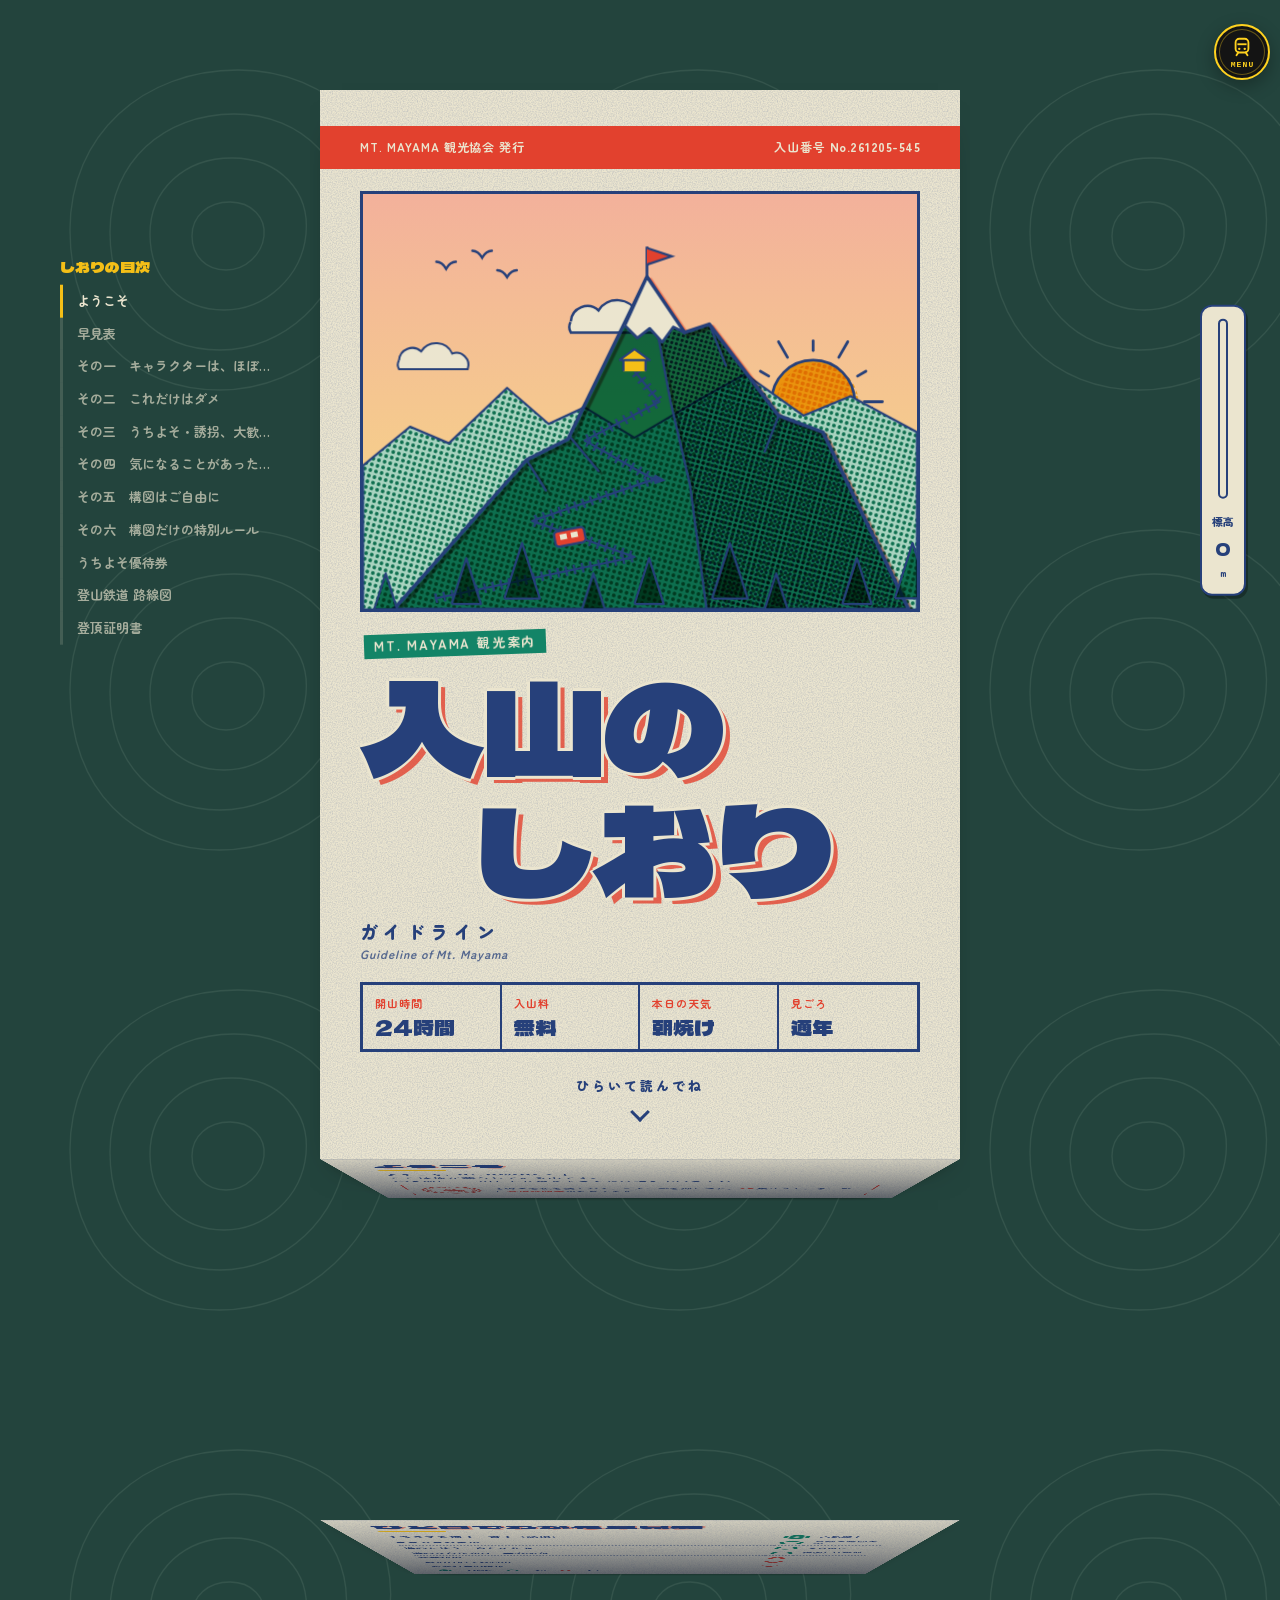
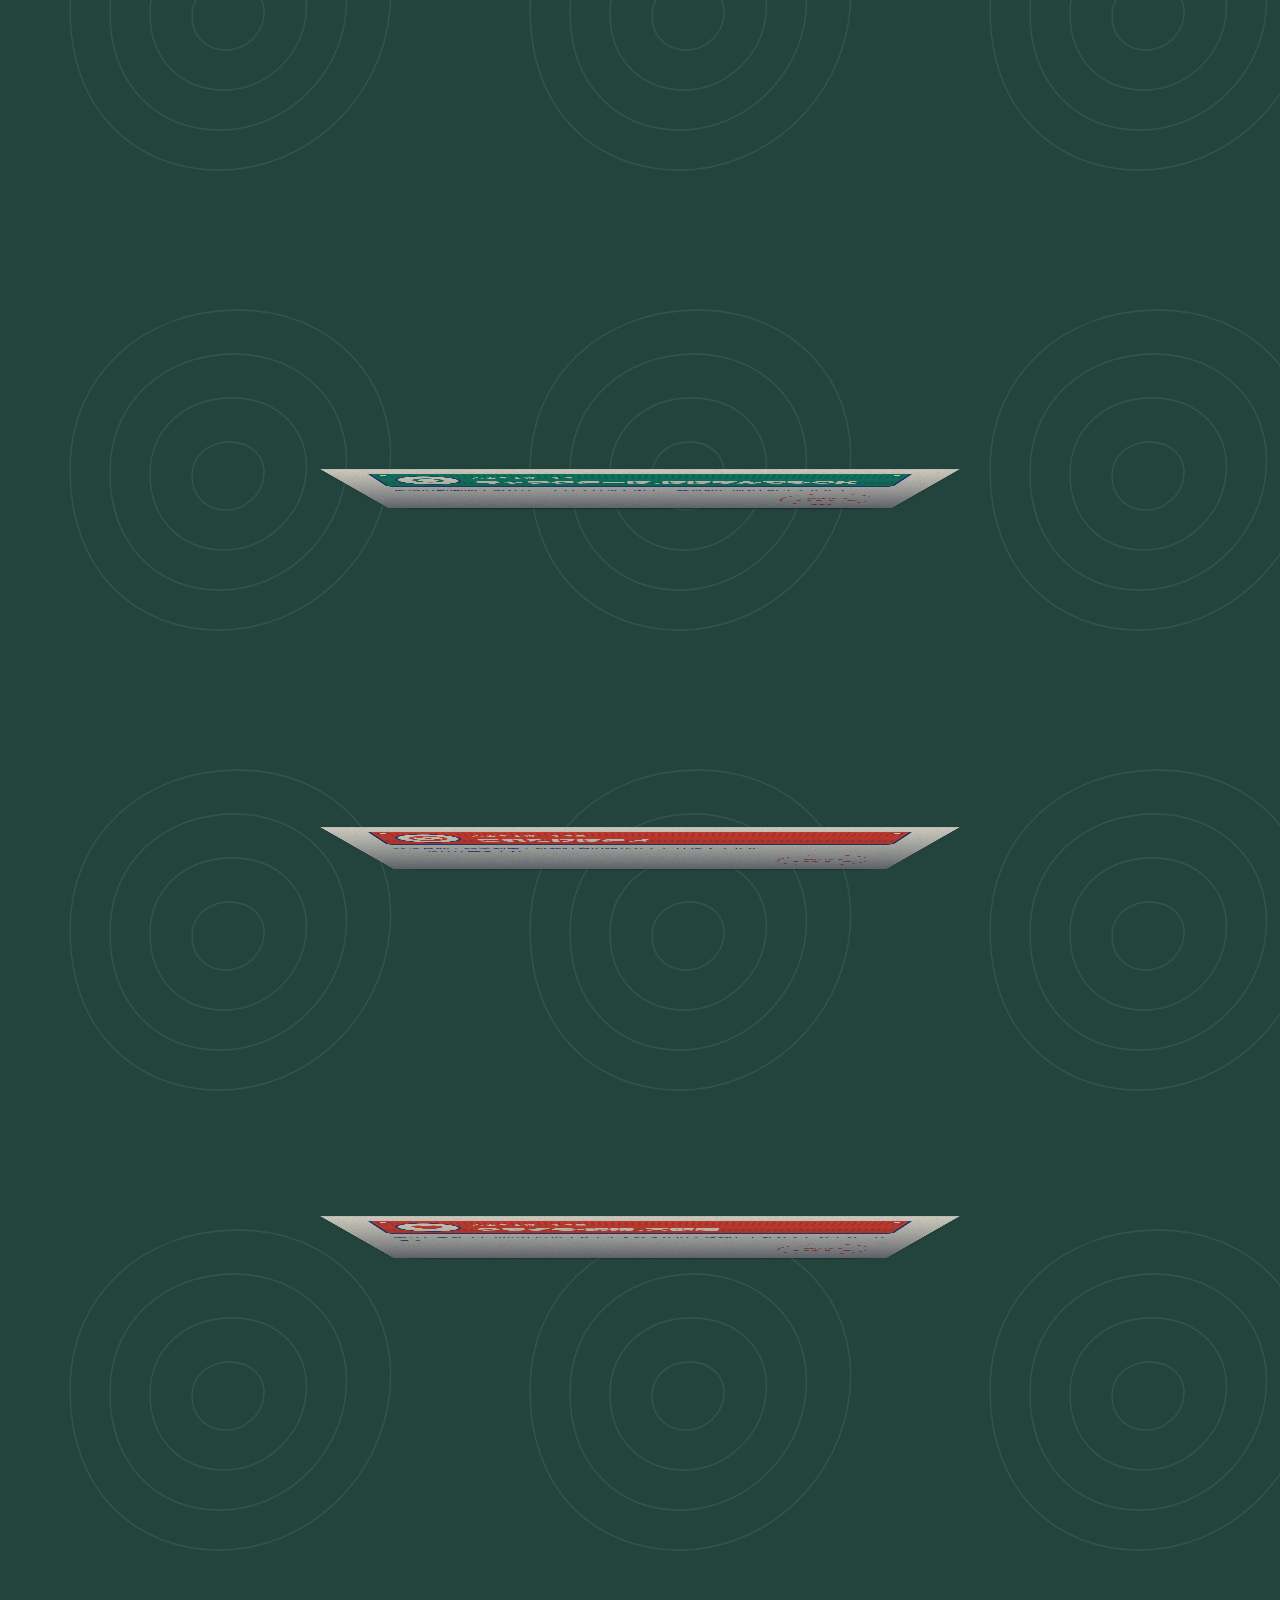
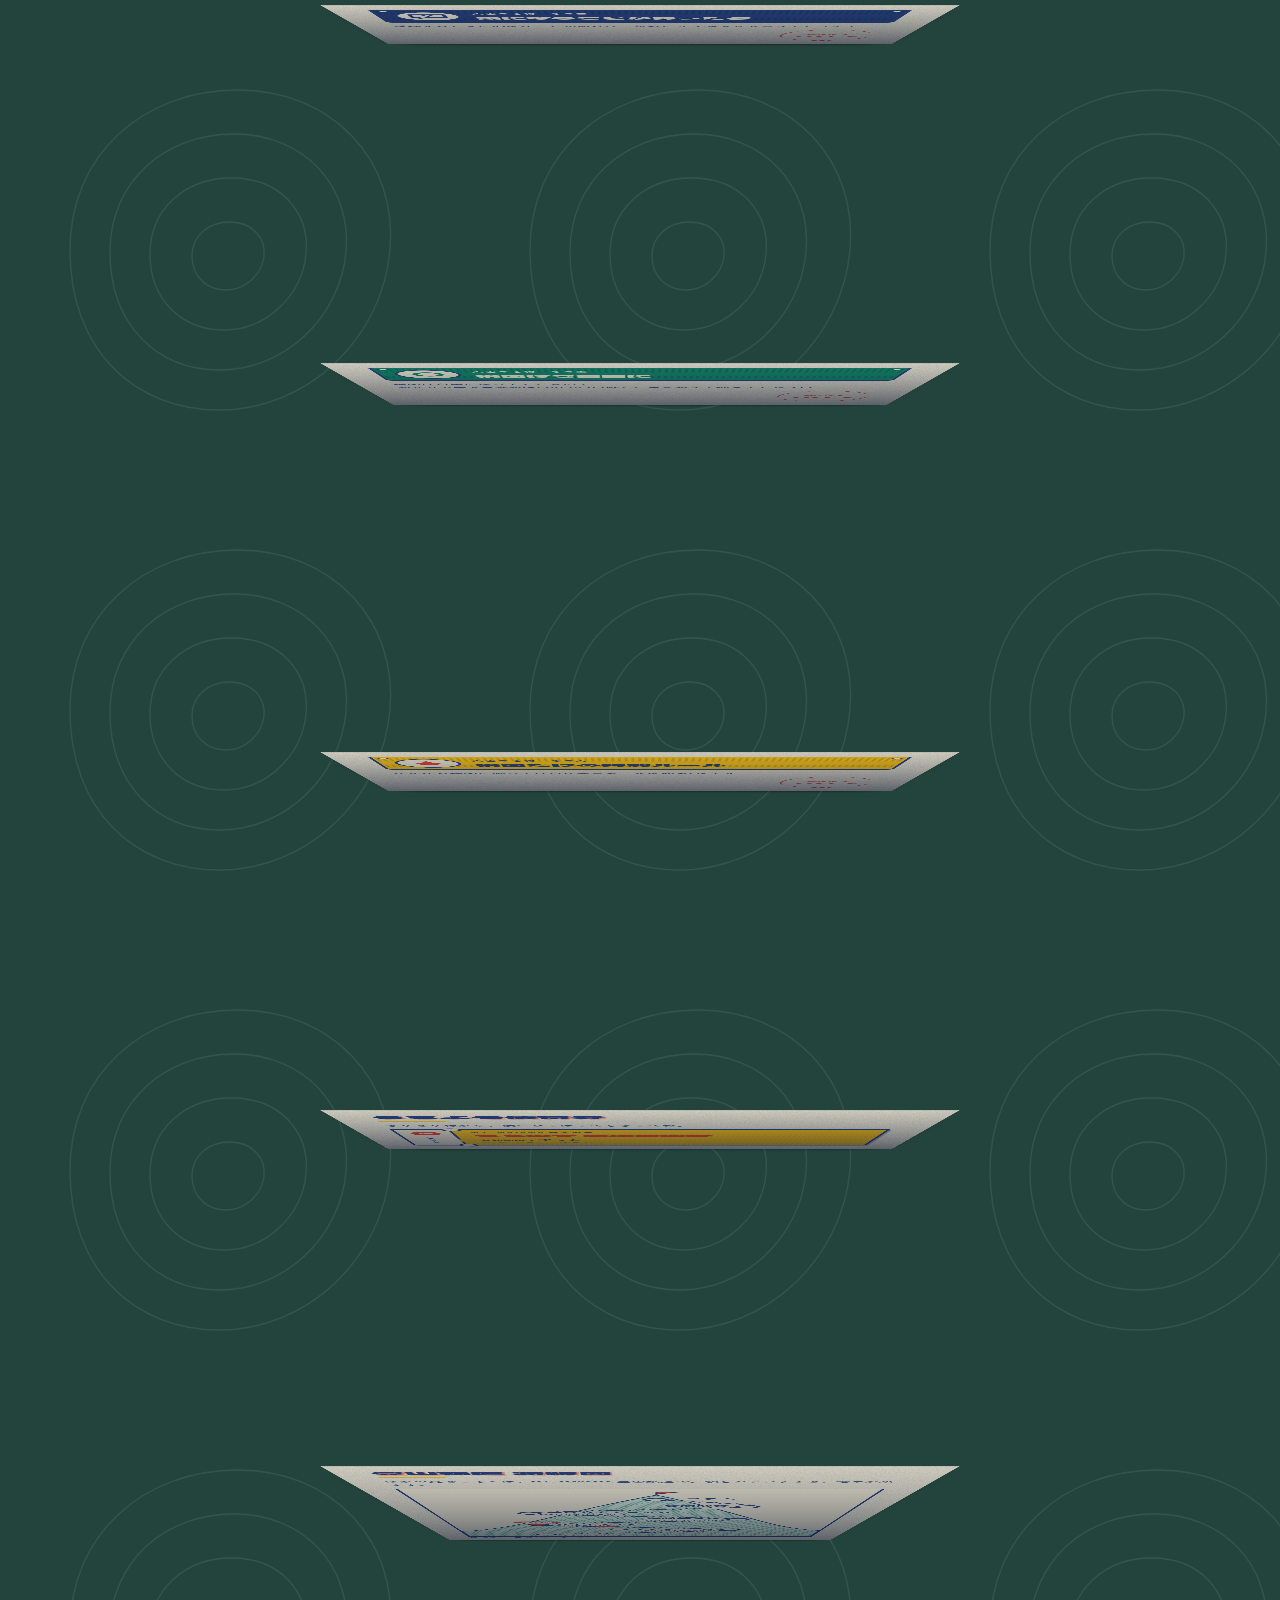
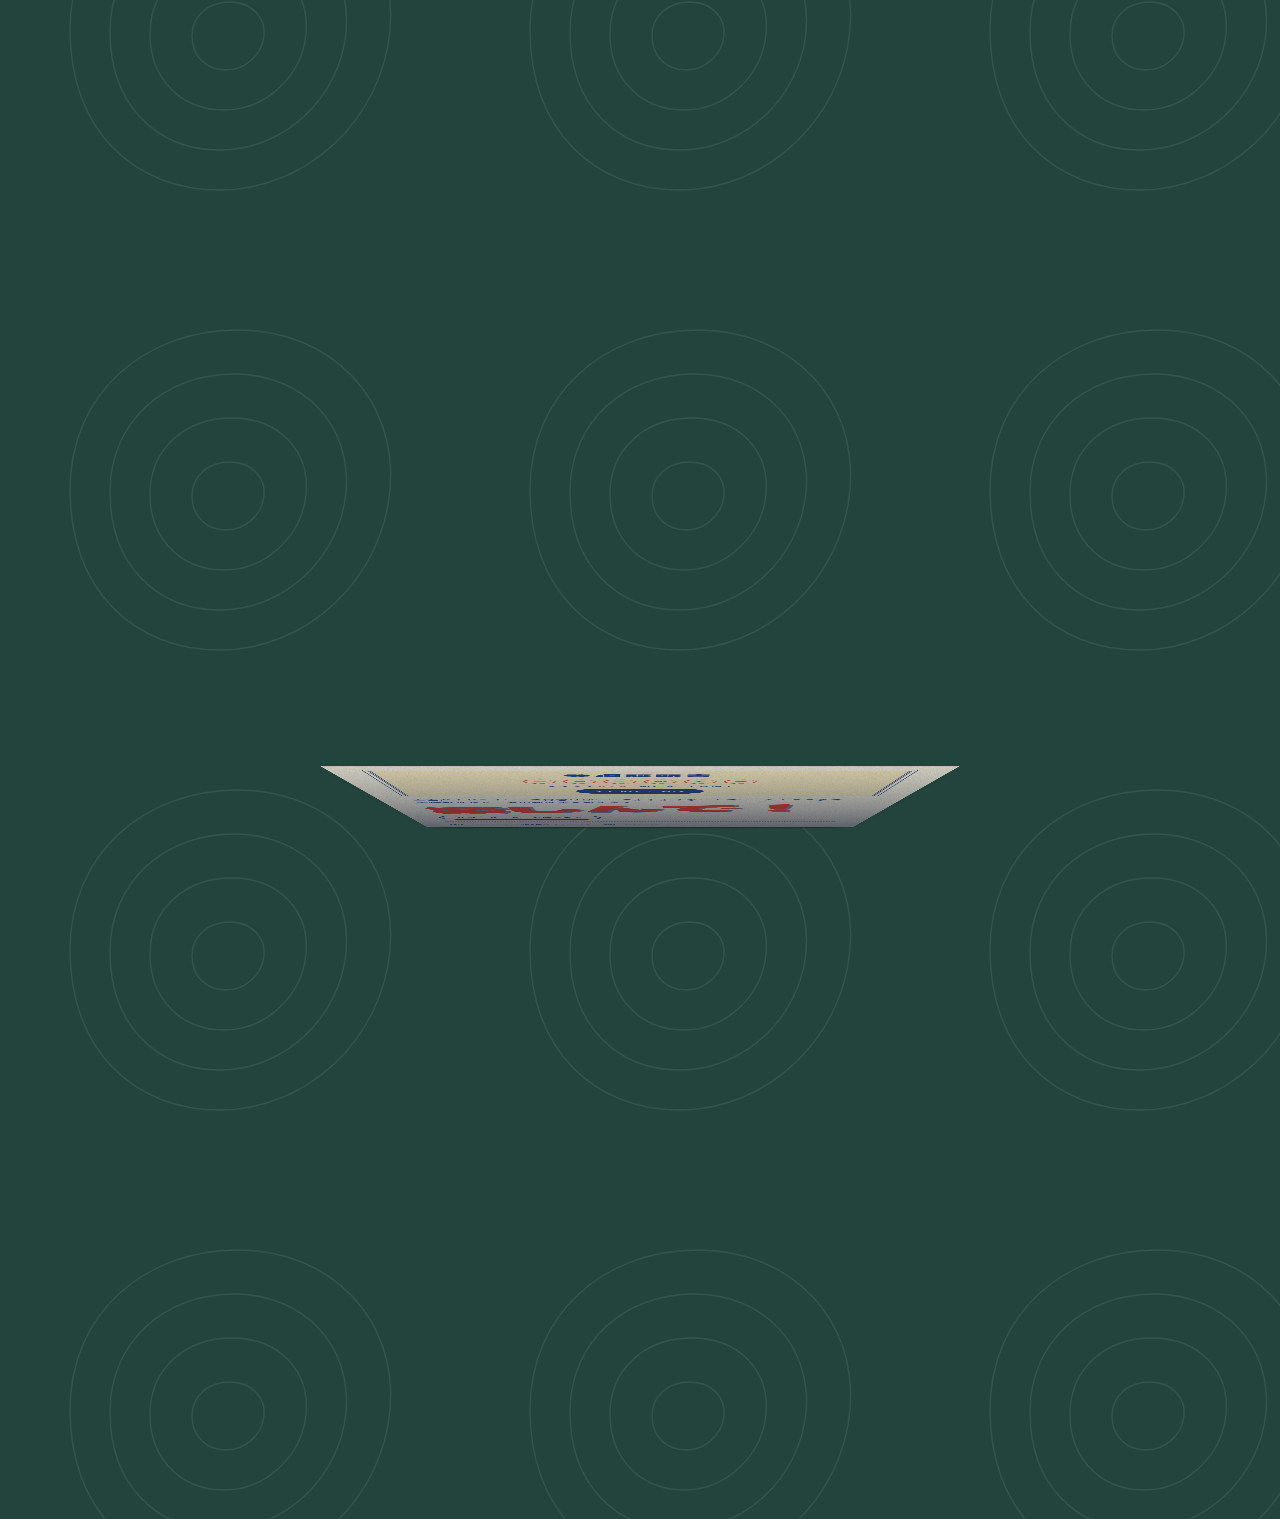
<file: guideline.html>
<!DOCTYPE html>
<html lang="ja">
<head>
  <meta charset="UTF-8">
  <meta name="viewport" content="width=device-width, initial-scale=1.0, viewport-fit=cover">
  <title>ガイドライン - OC ARCHIVE</title>
  <meta name="description" content="MT. MAYAMA 入山のしおり — OC ARCHIVE のキャラクターと構図のガイドライン。">
  <meta name="theme-color" content="#23443d">
  <!-- 電車で来たときは、最初から電車で画面をおおっておく（nav.js が動かします）。表紙の絵は、電車がどきはじめてから描きます -->
  <script>
    (function () {
      try { var g = JSON.parse(sessionStorage.getItem('nv-go')); if (g && Date.now() - g.t < 15000) { var h = document.documentElement; h.classList.add('nv-arrive', 'pm-wait'); setTimeout(function () { h.classList.remove('nv-arrive'); }, 5000); setTimeout(function () { h.classList.remove('pm-wait'); }, 950); } } catch (e) {}
    })();
  </script>
  <link rel="preconnect" href="https://fonts.googleapis.com">
  <link rel="preconnect" href="https://fonts.gstatic.com" crossorigin>
  <link href="https://fonts.googleapis.com/css2?family=Dela+Gothic+One&family=Zen+Maru+Gothic:wght@500;700;900&display=swap" rel="stylesheet">
  <link rel="stylesheet" href="nav.css?v=77">
  <link rel="stylesheet" href="pamphlet.css?v=77">
</head>
<body class="gd">
  <!-- MT. MAYAMA 入山のしおり（じゃばら折りのパンフレット）。表紙だけここに書いてあって、中身は guide.js の文章から pamphlet.js が作ります -->
  <main class="pm" id="pm">
    <section class="pp pp-cover" aria-label="表紙">
      <div class="pc-top"><span>MT. MAYAMA 観光協会 発行</span><span class="pc-no">入山番号 <b id="pm-no"></b></span></div>
      <svg class="pc-art" id="pm-cover" viewBox="0 0 400 300" role="img" aria-label="MT. MAYAMA と登山鉄道の絵"></svg>
      <h1 class="pc-title"><small>MT. MAYAMA 観光案内</small><span>入山の</span><span>しおり</span></h1>
      <p class="pc-sub">ガイドライン<i>Guideline of Mt. Mayama</i></p>
      <dl class="pc-info">
        <div><dt>開山時間</dt><dd>24時間</dd></div>
        <div><dt>入山料</dt><dd>無料</dd></div>
        <div><dt>本日の天気</dt><dd id="pm-sky">快晴</dd></div>
        <div><dt>見ごろ</dt><dd>通年</dd></div>
      </dl>
      <p class="pc-open">ひらいて読んでね<i aria-hidden="true"></i></p>
    </section>
  </main>

  <script src="nav.js?v=77"></script>
  <script src="guide.js?v=77"></script>
  <script src="pamphlet-art.js?v=77"></script>
  <script src="pamphlet.js?v=77"></script>

  <!-- ファイルのチェック：足りないファイル・古いファイルがあると、画面の下に教えてくれます（アドレスの最後に ?check をつけると、いつでも一覧が出ます） -->
  <script>
    (function () {
      var RELEASE = 'R77';   // このページのファイル一式の番号
      var SIZE = { 'pamphlet.css': 18926, 'pamphlet.js': 16205, 'pamphlet-art.js': 12209, 'nav.css': 7619, 'nav.js': 14369 };   // 正しいファイルの文字数（中身が古い・切れていないかを見ます）
      var JS = ['nav', 'pamphlet-art', 'pamphlet'];
      function look(u, mode) { return fetch(u, { cache: mode }).then(function (r) { return r.ok ? r.text().then(function (t) { return t.length; }) : -r.status; }).catch(function () { return null; }); }
      function run() {
        var full = /[?&]check/.test(location.search), msg = [], box = null, got = window.OC_LOADED || [], names = Object.keys(SIZE);
        function show(t) {
          if (!box) { box = document.createElement('div'); box.style.cssText = 'position:fixed;left:8px;right:8px;bottom:8px;z-index:99999;background:#d8ff00;color:#141b3a;font:600 12px/1.6 ui-monospace,Menlo,monospace;padding:10px 12px;border-radius:8px;white-space:pre-wrap;box-shadow:0 6px 20px rgba(0,0,0,.4)';
            box.textContent = 'ガイドラインのチェック（' + RELEASE + '）'; box.onclick = function () { box.remove(); }; document.body.appendChild(box); }
          box.textContent += '\n' + t;
        }
        var miss = JS.filter(function (n) { return got.indexOf(n) < 0; });
        if (miss.length) msg.push('読みこめていないファイル：' + miss.map(function (n) { return n + '.js'; }).join('、'));
        if (getComputedStyle(document.body).getPropertyValue('--pm-css').trim() !== '1') msg.push('pamphlet.css が読みこめていません');
        if (typeof guide === 'undefined') msg.push('guide.js が読みこめていません');
        if (msg.length) show(msg.join('\n'));
        if (full) show((msg.length ? '' : '問題なし！\n') + '\n' + JS.map(function (n) { return (got.indexOf(n) < 0 ? '✗ ' : '✓ ') + n + '.js'; }).join('\n') + '\n' + (typeof guide === 'undefined' ? '✗ ' : '✓ ') + 'guide.js');
        if (!window.fetch || location.protocol === 'file:') return;
        var urls = names.map(function (n) { var e = document.querySelector('script[src^="' + n + '"], link[href^="' + n + '"]'); return e ? e.src || e.href : n; });
        Promise.all(urls.map(function (u) { return look(u, 'default'); })).then(function (a) {
          var bad = names.filter(function (n, i) { return a[i] !== SIZE[n]; });
          if (!bad.length) { if (full) show('\nファイルの中身：ぜんぶ正しい！'); return; }
          Promise.all(bad.map(function (n) { return look(n, 'no-store'); })).then(function (b) {
            show('\nファイルの中身のチェック：\n' + bad.map(function (n, i) { var q = b[i], f = '・' + n + '：';
              if (q == null) return f + '確かめられませんでした';
              if (q < 0) return f + 'GitHub に見つからない。名前がちょうど「' + n + '」か確かめて、アップロードしてね（スマホだと「' + n.replace(/\.(\w+)$/, ' (1).$1') + '」のように名前が変わることがあるよ）';
              if (q !== SIZE[n]) return f + '中身が古いか、途中で切れている。もう一度アップロードしてね';
              return f + 'GitHub は正しいのに、スマホに古いものが残っている。10分ほど待つか、シークレットタブで開いてね'; }).join('\n'));
          });
        });
      }
      addEventListener('load', function () { setTimeout(run, 1500); });
    })();
  </script>
</body>
</html>
</file>
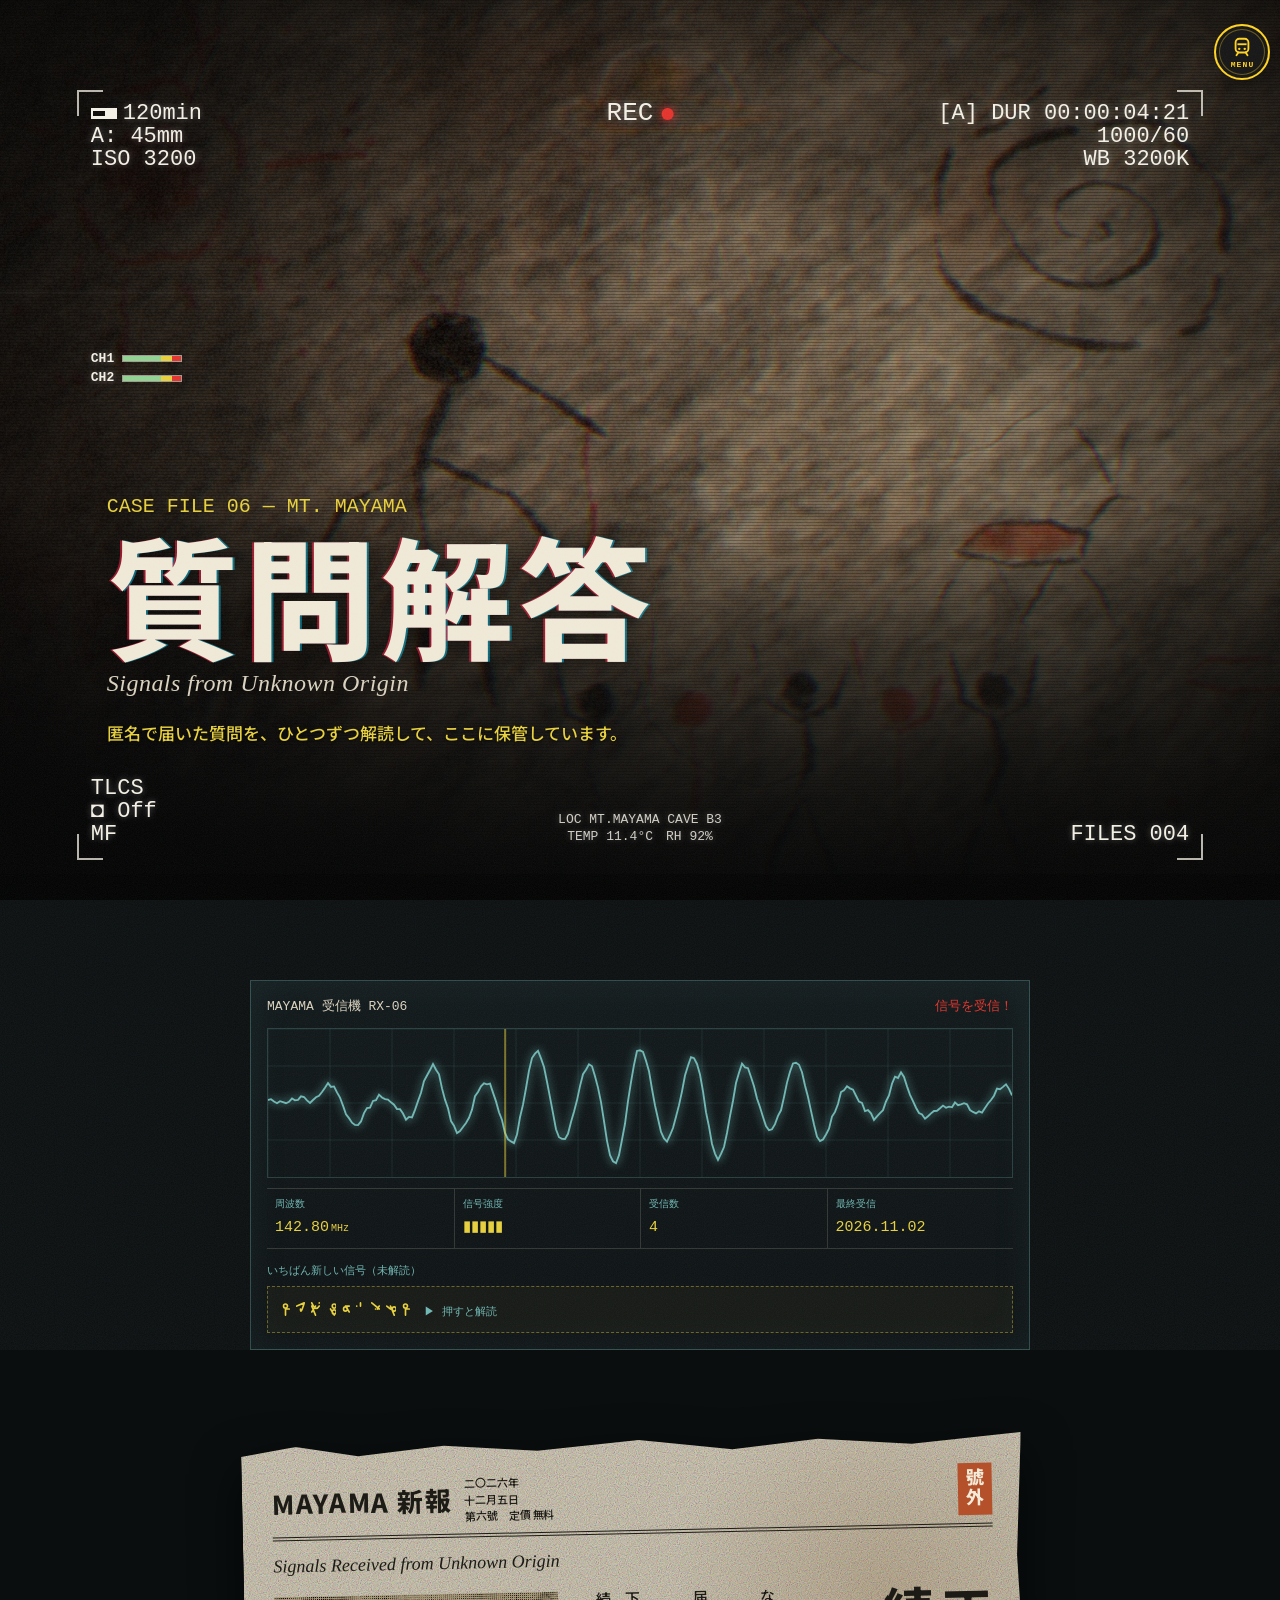
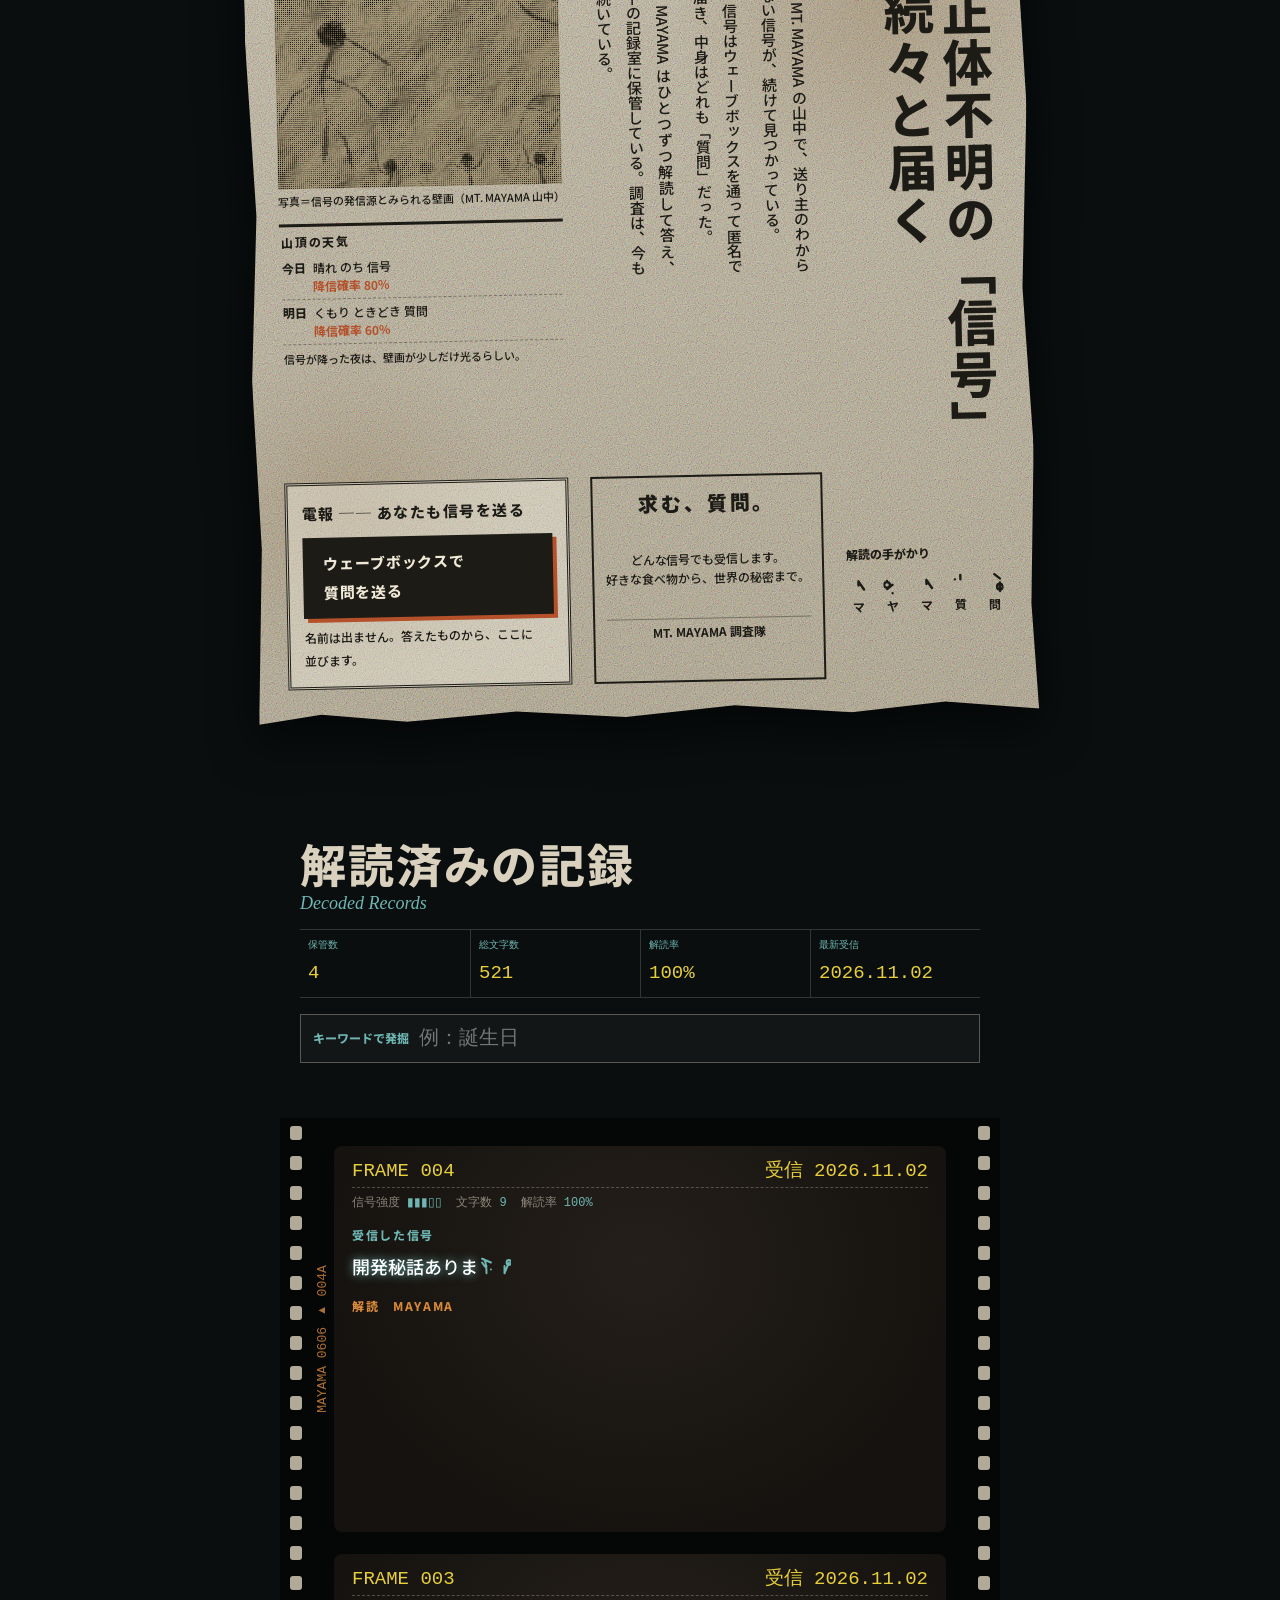
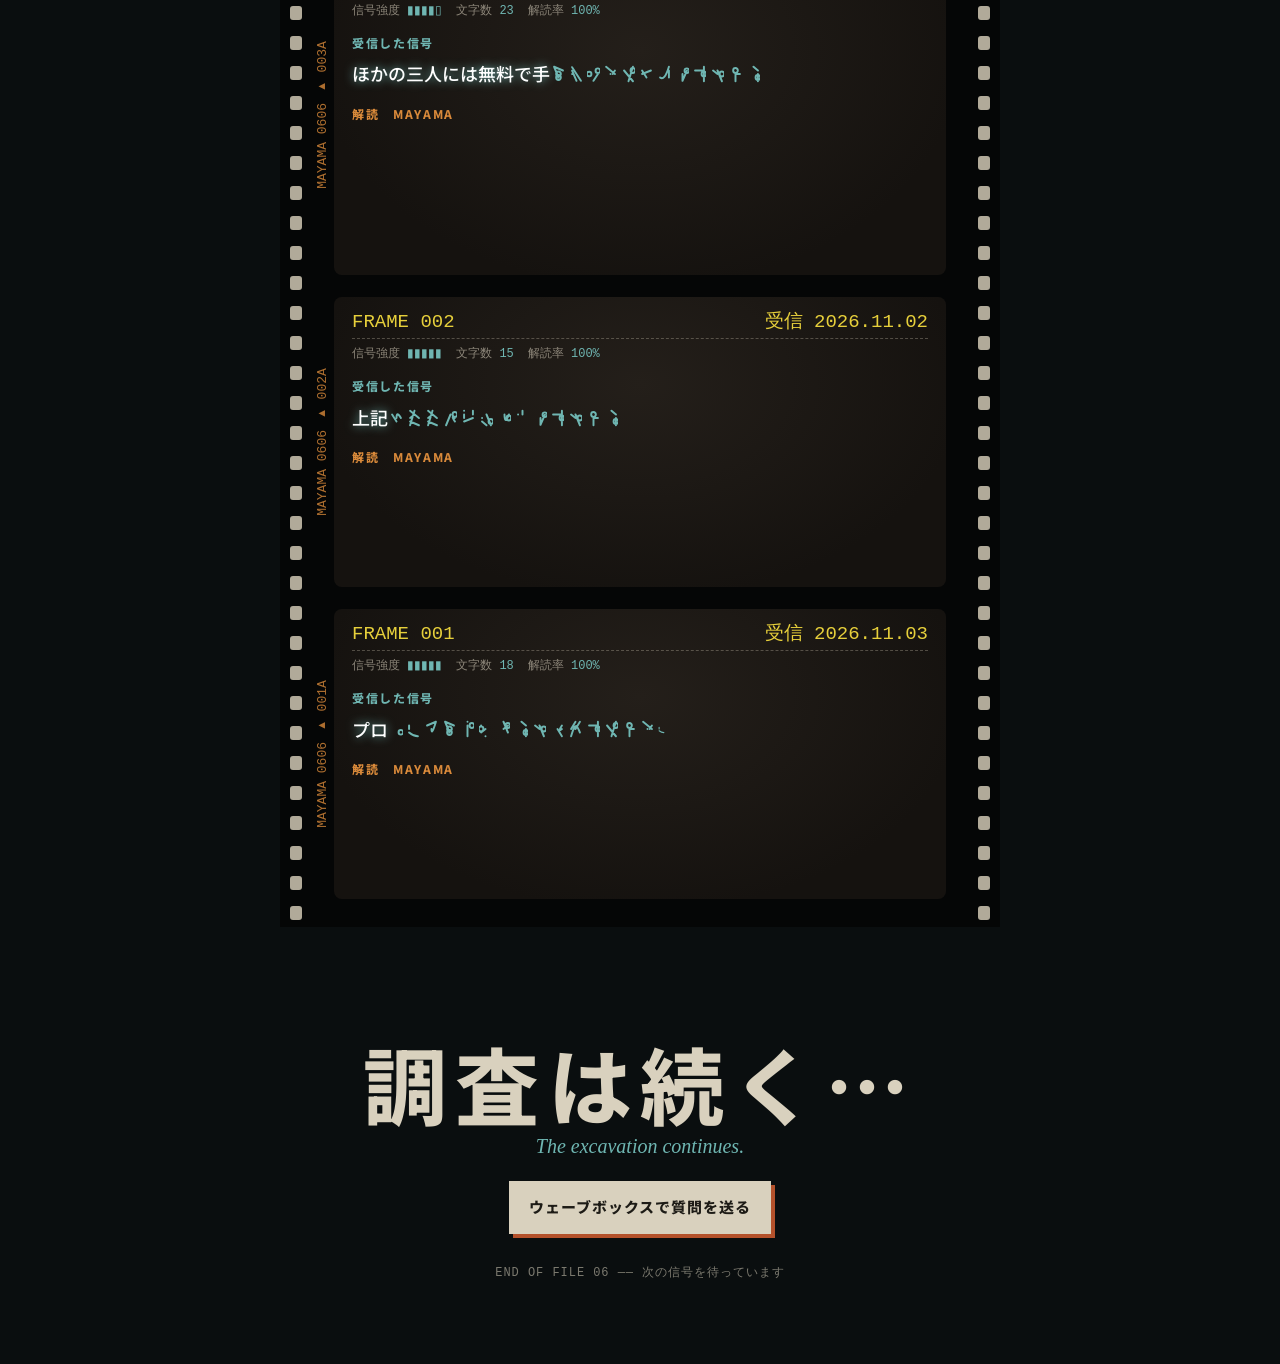
<file: qa.html>
<!DOCTYPE html>
<html lang="ja">
<head>
  <meta charset="UTF-8">
  <meta name="viewport" content="width=device-width, initial-scale=1.0, viewport-fit=cover">
  <title>質問解答 - OC ARCHIVE</title>
  <meta name="description" content="MAYAMA 未確認信号 調査記録 — 匿名で届いた質問と、その答え。">
  <meta name="theme-color" content="#0a0e0f">
  <!-- 電車で来たときは、最初から電車で画面をおおっておく（nav.js が動かします）。字幕の解読は、電車がどきはじめてから -->
  <script>
    (function () {
      try { var g = JSON.parse(sessionStorage.getItem('nv-go')); if (g && Date.now() - g.t < 15000) { var h = document.documentElement; h.classList.add('nv-arrive', 'ar-wait'); setTimeout(function () { h.classList.remove('nv-arrive'); }, 5000); setTimeout(function () { h.classList.remove('ar-wait'); }, 950); } } catch (e) {}
    })();
  </script>
  <link rel="preconnect" href="https://fonts.googleapis.com">
  <link rel="preconnect" href="https://fonts.gstatic.com" crossorigin>
  <link href="https://fonts.googleapis.com/css2?family=Noto+Sans+JP:wght@500;700;900&display=swap" rel="stylesheet">
  <link rel="stylesheet" href="nav.css?v=77">
  <link rel="stylesheet" href="qa.css?v=80">
</head>
<body class="ar">
  <!-- いちばん上：古いビデオカメラで撮った、洞窟の壁画（archive-cave.js が描きます） -->
  <header class="ar-hero">
    <canvas class="ar-cv" aria-hidden="true"></canvas>
    <div class="ar-osd" aria-hidden="true">
      <span class="o-tl"><i class="o-bat"></i>120min<br>A: 45mm<br>ISO 3200</span>
      <span class="o-rec">REC</span>
      <span class="o-tr"><em>[A] DUR </em><b class="o-tc">00:00:00:00</b><br>1000/60<br>WB 3200K</span>
      <span class="o-trk">TRACKING ▶▶</span>
      <span class="o-aud"><b>CH1</b><i><u></u></i><b>CH2</b><i><u></u></i></span>
      <span class="o-loc">LOC MT.MAYAMA CAVE B3<br>TEMP 11.4°C　RH 92%</span>
      <span class="o-bl">TLCS<br>◘ Off<br>MF</span>
      <span class="o-br o-files">FILES 000</span>
      <i class="o-c c1"></i><i class="o-c c2"></i><i class="o-c c3"></i><i class="o-c c4"></i>
    </div>
    <div class="ar-title">
      <p class="ar-file">CASE FILE 06 — MT. MAYAMA</p>
      <h1>質問解答<small>Signals from Unknown Origin</small></h1>
      <p class="ar-subt">匿名で届いた質問を、ひとつずつ解読して、ここに保管しています。</p>
    </div>
    <div class="ar-log" aria-hidden="true"><div class="ar-log-in"></div></div>
  </header>

  <!-- 受信機：信号の波（archive.js が描きます）。いちばん新しい信号は、記号のまま。押すと解読 -->
  <section class="ar-rx" aria-label="受信機">
    <div class="rx">
      <p class="rx-top"><b>MAYAMA 受信機 RX-06</b><span class="rx-st">受信待機中</span></p>
      <canvas class="rx-cv" aria-hidden="true"></canvas>
      <dl class="rx-data"><div><dt>周波数</dt><dd>142.80<small>MHz</small></dd></div><div><dt>信号強度</dt><dd class="rx-sig">▮▮▮▯▯</dd></div><div><dt>受信数</dt><dd class="rx-n">0</dd></div><div><dt>最終受信</dt><dd class="rx-last">----.--.--</dd></div></dl>
      <div class="rx-raw"><p>いちばん新しい信号（未解読）</p><button type="button" class="rx-q"></button></div>
    </div>
  </section>

  <!-- 新聞の切りぬき（号外）：質問の送りかた -->
  <section class="ar-news" aria-label="質問の送りかた">
    <div class="nw">
      <div class="nw-mast"><b>MAYAMA 新報</b><span><span class="nw-date"></span><br>第六號　定價&nbsp;無料</span><i>號外</i></div>
      <h2 class="nw-head">正体不明の「信号」<br>続々と届く</h2>
      <p class="nw-en">Signals Received from Unknown Origin</p>
      <div class="nw-side">
        <figure class="nw-photo"><canvas width="560" height="380" aria-hidden="true"></canvas><figcaption>写真＝信号の発信源とみられる壁画（MT. MAYAMA 山中）</figcaption></figure>
        <div class="nw-wx"><p class="nw-wx-h">山頂の天気</p><dl><div><dt>今日</dt><dd>晴れ のち 信号</dd><dd>降信確率 80%</dd></div><div><dt>明日</dt><dd>くもり ときどき 質問</dd><dd>降信確率 60%</dd></div></dl><p class="nw-wx-n">信号が降った夜は、壁画が少しだけ光るらしい。</p></div>
      </div>
      <div class="nw-body">
        <p>MT. MAYAMA の山中で、送り主のわからない信号が、続けて見つかっている。</p>
        <p>信号はウェーブボックスを通って匿名で届き、中身はどれも「質問」だった。</p>
        <p>MAYAMA はひとつずつ解読して答え、下の記録室に保管している。調査は、今も続いている。</p>
      </div>
      <div class="nw-tel">
        <p class="nw-tel-h">電報 ── あなたも信号を送る</p>
        <div class="ar-cta"></div>
        <p class="nw-tel-n">名前は出ません。答えたものから、ここに並びます。</p>
      </div>
      <div class="nw-rosetta"><p>解読の手がかり</p><div class="nw-key"></div></div>
      <div class="nw-ad"><b>求む、質問。</b><span>どんな信号でも受信します。<br>好きな食べ物から、世界の秘密まで。</span><i>MT. MAYAMA 調査隊</i></div>
    </div>
  </section>

  <!-- 解読済みの記録（qa.js の中身から、archive.js が作ります） -->
  <main class="ar-arch" id="arch">
    <div class="ar-arch-h">
      <h2>解読済みの記録<small>Decoded Records</small></h2>
      <dl class="ar-stats"><div><dt>保管数</dt><dd class="ar-count">0</dd></div><div><dt>総文字数</dt><dd class="ar-chars">0</dd></div><div><dt>解読率</dt><dd>100%</dd></div><div><dt>最新受信</dt><dd class="ar-latest">----</dd></div></dl>
      <label class="ar-search"><span>キーワードで発掘</span><input type="search" placeholder="例：誕生日" autocomplete="off"></label>
      <p class="ar-hit" role="status"></p>
    </div>
    <div class="ar-strip"></div>
  </main>

  <footer class="ar-end">
    <p class="ar-cont">調査は続く…</p>
    <p class="ar-cont-en">The excavation continues.</p>
    <div class="ar-cta"></div>
    <p class="ar-eof">END OF FILE 06 ── 次の信号を待っています</p>
  </footer>

  <script src="nav.js?v=77"></script>
  <script src="qa.js?v=80"></script>
  <script src="archive-cave.js?v=80"></script>
  <script src="archive.js?v=80"></script>

  <!-- ファイルのチェック：足りないファイル・古いファイルがあると、画面の下に教えてくれます（アドレスの最後に ?check をつけると、いつでも一覧が出ます） -->
  <script>
    (function () {
      var RELEASE = 'R80';   // このページのファイル一式の番号
      var SIZE = { 'qa.css': 17727, 'archive.js': 11744, 'archive-cave.js': 11071, 'nav.css': 7619, 'nav.js': 14369 };   // 正しいファイルの文字数（中身が古い・切れていないかを見ます）
      var JS = ['nav', 'archive-cave', 'archive'];
      function look(u, mode) { return fetch(u, { cache: mode }).then(function (r) { return r.ok ? r.text().then(function (t) { return t.length; }) : -r.status; }).catch(function () { return null; }); }
      function run() {
        var full = /[?&]check/.test(location.search), msg = [], box = null, got = window.OC_LOADED || [], names = Object.keys(SIZE);
        function show(t) {
          if (!box) { box = document.createElement('div'); box.style.cssText = 'position:fixed;left:8px;right:8px;bottom:8px;z-index:99999;background:#d8ff00;color:#141b3a;font:600 12px/1.6 ui-monospace,Menlo,monospace;padding:10px 12px;border-radius:8px;white-space:pre-wrap;box-shadow:0 6px 20px rgba(0,0,0,.4)';
            box.textContent = '質問コーナーのチェック（' + RELEASE + '）'; box.onclick = function () { box.remove(); }; document.body.appendChild(box); }
          box.textContent += '\n' + t;
        }
        var miss = JS.filter(function (n) { return got.indexOf(n) < 0; });
        if (miss.length) msg.push('読みこめていないファイル：' + miss.map(function (n) { return n + '.js'; }).join('、'));
        if (getComputedStyle(document.body).getPropertyValue('--ar-css').trim() !== '1') msg.push('qa.css が読みこめていません');
        if (typeof qa === 'undefined') msg.push('qa.js が読みこめていません');
        if (msg.length) show(msg.join('\n'));
        if (full) show((msg.length ? '' : '問題なし！\n') + '\n' + JS.map(function (n) { return (got.indexOf(n) < 0 ? '✗ ' : '✓ ') + n + '.js'; }).join('\n') + '\n' + (typeof qa === 'undefined' ? '✗ ' : '✓ ') + 'qa.js');
        if (!window.fetch || location.protocol === 'file:') return;
        var urls = names.map(function (n) { var e = document.querySelector('script[src^="' + n + '"], link[href^="' + n + '"]'); return e ? e.src || e.href : n; });
        Promise.all(urls.map(function (u) { return look(u, 'default'); })).then(function (a) {
          var bad = names.filter(function (n, i) { return a[i] !== SIZE[n]; });
          if (!bad.length) { if (full) show('\nファイルの中身：ぜんぶ正しい！'); return; }
          Promise.all(bad.map(function (n) { return look(n, 'no-store'); })).then(function (b) {
            show('\nファイルの中身のチェック：\n' + bad.map(function (n, i) { var q = b[i], f = '・' + n + '：';
              if (q == null) return f + '確かめられませんでした';
              if (q < 0) return f + 'GitHub に見つからない。名前がちょうど「' + n + '」か確かめて、アップロードしてね（スマホだと「' + n.replace(/\.(\w+)$/, ' (1).$1') + '」のように名前が変わることがあるよ）';
              if (q !== SIZE[n]) return f + '中身が古いか、途中で切れている。もう一度アップロードしてね';
              return f + 'GitHub は正しいのに、スマホに古いものが残っている。10分ほど待つか、シークレットタブで開いてね'; }).join('\n'));
          });
        });
      }
      addEventListener('load', function () { setTimeout(run, 1500); });
    })();
  </script>
</body>
</html>
</file>
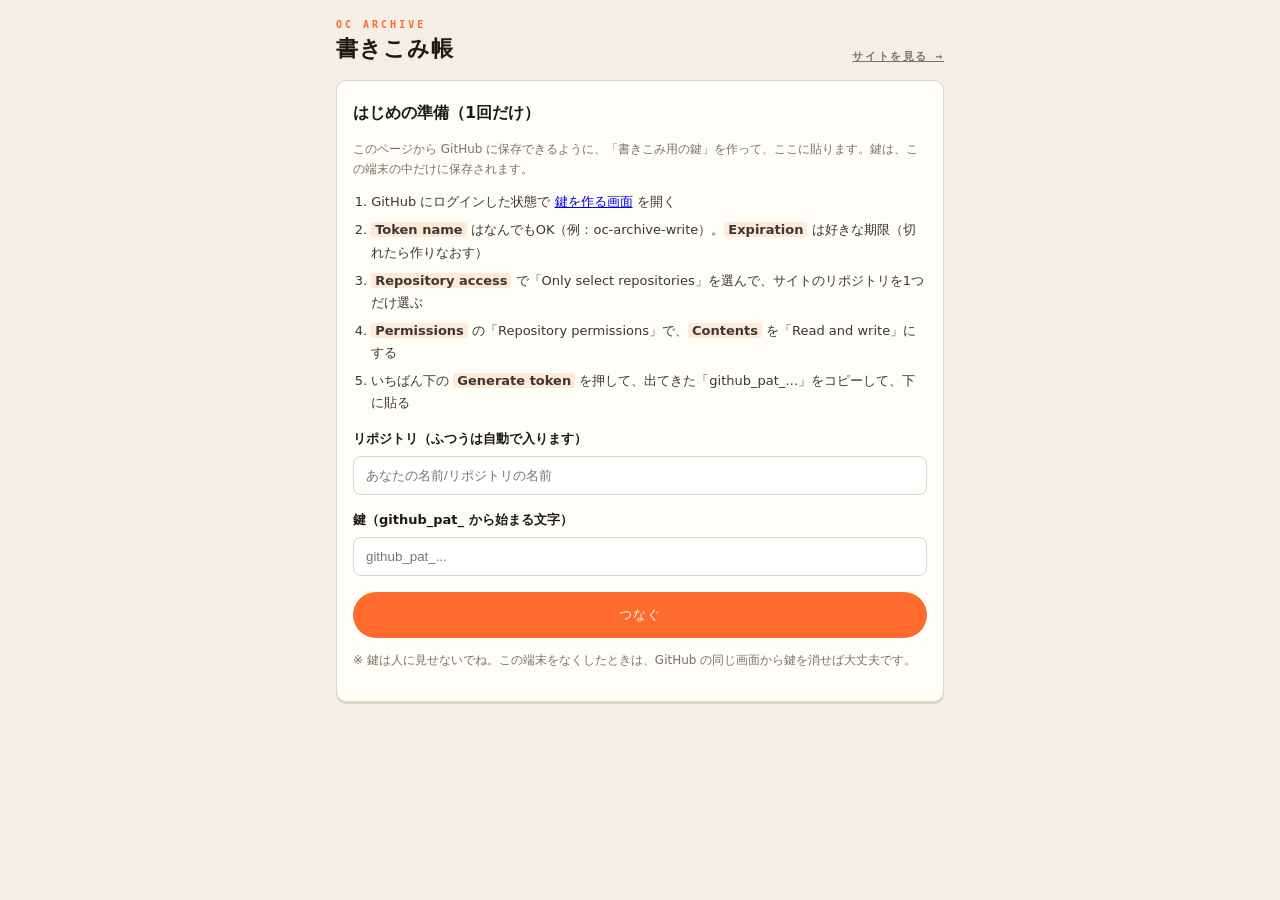
<file: write.html>
<!DOCTYPE html>
<html lang="ja">
<head>
  <meta charset="UTF-8">
  <meta name="viewport" content="width=device-width, initial-scale=1.0, viewport-fit=cover">
  <meta name="robots" content="noindex, nofollow">
  <title>書きこみ帳 - OC ARCHIVE</title>
  <!-- OC ARCHIVE 書きこみ帳：スマホで書いて「公開」を押すと、サイトが更新されます（write.js が動かします）。このページはメニューには出ません。ブックマークしておいてね -->
  <style>
    :root { --bg: #f3efe6; --card: #fffdf8; --ink: #1d1a16; --sub: #7a7266; --line: #ddd5c6; --acc: #ff6b2c; --ok: #12925a; --bad: #d23b2b; --mono: ui-monospace, "SF Mono", Menlo, Consolas, monospace; }
    * { box-sizing: border-box; }
    body { margin: 0; background: var(--bg); color: var(--ink); font: 15px/1.7 "Hiragino Sans", "Noto Sans JP", system-ui, sans-serif; -webkit-tap-highlight-color: transparent; }
    .wrap { max-width: 640px; margin: 0 auto; padding: calc(20px + env(safe-area-inset-top)) 16px calc(60px + env(safe-area-inset-bottom)); }
    header { display: flex; align-items: flex-end; justify-content: space-between; gap: 10px; margin-bottom: 18px; }
    h1 { margin: 0; font-size: 22px; line-height: 1.2; letter-spacing: .04em; }
    h1 small { display: block; font: 600 10px/1 var(--mono); letter-spacing: .3em; color: var(--acc); margin-bottom: 6px; }
    header a { font: 600 11px/1 var(--mono); letter-spacing: .14em; color: var(--sub); }
    .card { background: var(--card); border: 1px solid var(--line); border-radius: 10px; padding: 18px 16px; margin-bottom: 16px; box-shadow: 0 2px 0 var(--line); }
    h2 { margin: 0 0 10px; font-size: 16px; }
    label { display: block; margin: 14px 0 6px; font-size: 13px; font-weight: 700; }
    input[type=text], input[type=password], textarea { width: 100%; padding: 11px 12px; border: 1.5px solid var(--line); border-radius: 8px; background: #fff; color: var(--ink); font: 15px/1.5 inherit; }
    textarea { min-height: 150px; font: 13px/1.6 var(--mono); resize: vertical; }
    input:focus, textarea:focus { outline: none; border-color: var(--acc); }
    .btn { display: inline-flex; align-items: center; justify-content: center; gap: 8px; min-height: 46px; padding: 0 18px; border: 0; border-radius: 999px; background: var(--ink); color: #fff; font: 700 14px/1 inherit; letter-spacing: .06em; cursor: pointer; }
    .btn.acc { background: var(--acc); } .btn.ghost { background: none; color: var(--ink); border: 1.5px solid var(--line); } .btn.wide { width: 100%; margin-top: 16px; }
    .row { display: flex; gap: 10px; flex-wrap: wrap; margin-top: 12px; }
    .steps { margin: 6px 0 0; padding-left: 1.4em; font-size: 13px; color: #3c372f; } .steps li { margin: 6px 0; }
    .steps b { background: #ffe9d9; padding: 0 4px; border-radius: 3px; }
    .small { font-size: 12px; color: var(--sub); }
    .note { margin: 0 0 16px; padding: 12px 14px; border-radius: 8px; font-size: 14px; font-weight: 700; }
    .note.ok { background: #e3f5ea; color: var(--ok); } .note.bad { background: #fde6e3; color: var(--bad); }
    .who { font: 12px/1.5 var(--mono); color: var(--sub); word-break: break-all; }
    .tabs { display: flex; gap: 6px; overflow-x: auto; margin: 0 -16px 16px; padding: 0 16px; scrollbar-width: none; }
    .tabs button { flex: none; padding: 9px 14px; border: 1.5px solid var(--line); border-radius: 999px; background: none; color: var(--sub); font: 700 12px/1 inherit; }
    .tabs button.on { background: var(--ink); border-color: var(--ink); color: #fff; } .tabs button:disabled { opacity: .45; }
    .pick { display: block; padding: 18px; border: 2px dashed var(--line); border-radius: 10px; text-align: center; color: var(--sub); font-size: 13px; cursor: pointer; background: #fff; }
    .pick input { display: none; }
    #f-prev, #lobby-img { display: block; max-width: 100%; max-height: 300px; margin: 12px auto 0; border-radius: 6px; box-shadow: 0 6px 18px rgba(0, 0, 0, .15); }
    #f-hint { margin: 8px 0 0; font-size: 12px; color: var(--ok); font-weight: 700; }
    #list { list-style: none; margin: 0; padding: 0; }
    #list li { display: grid; grid-template-columns: 64px 1fr; gap: 6px 12px; align-items: center; padding: 12px 0; border-top: 1px solid var(--line); }
    #list li.empty { display: block; color: var(--sub); font-size: 13px; }
    #list img { width: 64px; height: 80px; object-fit: cover; border-radius: 4px; background: #e8e1d3; grid-row: span 2; }
    #list .t b { display: block; font-size: 14px; line-height: 1.4; } #list .t small { font: 11px/1.4 var(--mono); color: var(--sub); }
    #list .b { display: flex; gap: 6px; flex-wrap: wrap; }
    #list .b button { min-width: 40px; height: 34px; padding: 0 10px; border: 1.5px solid var(--line); border-radius: 8px; background: #fff; color: var(--ink); font: 700 12px/1 inherit; }
    #list .b .danger { color: var(--bad); }
    #busy { position: fixed; inset: 0; z-index: 10; display: grid; place-items: center; background: rgba(243, 239, 230, .86); -webkit-backdrop-filter: blur(3px); backdrop-filter: blur(3px); }
    #busy div { text-align: center; font-weight: 700; } #busy i { display: block; width: 36px; height: 36px; margin: 0 auto 14px; border: 4px solid var(--line); border-top-color: var(--acc); border-radius: 50%; animation: spin .8s linear infinite; }
    @keyframes spin { to { transform: rotate(360deg); } }
    [hidden] { display: none !important; }
  </style>
</head>
<body>
  <div class="wrap">
    <header><h1><small>OC ARCHIVE</small>書きこみ帳</h1><a href="composition.html">サイトを見る →</a></header>
    <p class="note" id="note" hidden></p>

    <!-- はじめの1回だけ：GitHub の鍵 -->
    <section class="card" id="setup">
      <h2>はじめの準備（1回だけ）</h2>
      <p class="small">このページから GitHub に保存できるように、「書きこみ用の鍵」を作って、ここに貼ります。鍵は、この端末の中だけに保存されます。</p>
      <ol class="steps">
        <li>GitHub にログインした状態で <a href="https://github.com/settings/personal-access-tokens/new" target="_blank" rel="noopener">鍵を作る画面</a> を開く</li>
        <li><b>Token name</b> はなんでもOK（例：oc-archive-write）。<b>Expiration</b> は好きな期限（切れたら作りなおす）</li>
        <li><b>Repository access</b> で「Only select repositories」を選んで、サイトのリポジトリを1つだけ選ぶ</li>
        <li><b>Permissions</b> の「Repository permissions」で、<b>Contents</b> を「Read and write」にする</li>
        <li>いちばん下の <b>Generate token</b> を押して、出てきた「github_pat_…」をコピーして、下に貼る</li>
      </ol>
      <label for="repo">リポジトリ（ふつうは自動で入ります）</label>
      <input type="text" id="repo" placeholder="あなたの名前/リポジトリの名前" autocomplete="off" autocapitalize="off" spellcheck="false">
      <label for="token">鍵（github_pat_ から始まる文字）</label>
      <input type="password" id="token" placeholder="github_pat_..." autocomplete="off" autocapitalize="off" spellcheck="false">
      <button type="button" class="btn acc wide" id="connect">つなぐ</button>
      <p class="small" style="margin-top:12px">※ 鍵は人に見せないでね。この端末をなくしたときは、GitHub の同じ画面から鍵を消せば大丈夫です。</p>
    </section>

    <div id="app" hidden>
      <section class="card">
        <p class="who">つながっています：<span id="who"></span></p>
        <div class="row"><button type="button" class="btn ghost" id="reconnect">鍵を入れなおす</button><button type="button" class="btn ghost" id="forget">この端末から鍵を消す</button></div>
      </section>

      <nav class="tabs"><button type="button" class="on">構図置き場</button><button type="button" disabled>ガイドライン（準備中）</button><button type="button" disabled>サウンドトラック（準備中）</button><button type="button" disabled>質問解答（準備中）</button><button type="button" disabled>コラム（準備中）</button></nav>

      <button type="button" class="btn acc wide" id="newbtn" style="margin:0 0 16px">＋ 新しい作品を展示する</button>
      <section class="card" id="form" hidden>
        <h2 id="f-head">新しい作品を展示する</h2>
        <label class="pick">画像を選ぶ（NovelAI の画像なら、プロンプトも自動で入ります）<input type="file" id="f-img" accept="image/*"></label>
        <img id="f-prev" alt="" hidden>
        <p id="f-hint"></p>
        <label for="f-title">タイトル</label>
        <input type="text" id="f-title" placeholder="例：振り向き・夕方の教室" maxlength="60">
        <label for="f-prompt">ベースプロンプト</label>
        <textarea id="f-prompt" placeholder="ここに貼りつけ" spellcheck="false"></textarea>
        <div class="row"><button type="button" class="btn acc" id="f-go">公開する</button><button type="button" class="btn ghost" id="f-cancel">やめる</button></div>
      </section>

      <section class="card">
        <h2>展示中の作品（<span id="count">0</span>）</h2>
        <p class="small">上にあるものほど、展示室の手前（ROOM 01）に飾られます。↑↓で並べかえたら「並び順を公開する」を押してね。</p>
        <ul id="list"></ul>
        <button type="button" class="btn wide" id="saveorder" hidden>並び順を公開する</button>
      </section>

      <section class="card">
        <h2>ロビーに飾る作品</h2>
        <p class="small">構図置き場の入り口に、大きく飾る1枚です（コラージュ作品など）。</p>
        <img id="lobby-img" alt="" hidden><p class="small" id="lobby-none">まだ選んでいません</p>
        <label class="pick" style="margin-top:12px">画像を選んで、ロビーに飾る<input type="file" id="lobby-file" accept="image/*"></label>
      </section>
    </div>
  </div>
  <div id="busy" hidden><div><i></i><span id="busy-t">しばらくお待ちください…</span></div></div>
  <script src="write.js?v=61"></script>
</body>
</html>
</file>
<file: nav.css>
/* nav.css — メニュー（MT. MAYAMA 登山鉄道の発車標）と、ページを移るときの電車（nav.js が動かします） */
:root { --nv-y: #ffd21f; --nv-o: #ff6b2c; --nv-ink: #141414; --nv-led: #ffb21f; --nv-mono: ui-monospace, "SF Mono", Menlo, Consolas, monospace; }

/* ---------- 電車（ページを移るとき、画面をおおう。nav.js がキャンバスに描きます） ---------- */
/* 次のページの読みこみ中は、まん中の車両と同じ絵で、画面をおおっておく */
html.nv-arrive body::after {
  content: ""; position: fixed; top: 0; bottom: 0; left: -25vw; width: 150vw; z-index: 2147483600; pointer-events: none;
  background:
    linear-gradient(#1d1d1d, #1d1d1d) 0 0 / 100% 6% no-repeat,                                      /* 屋根 */
    linear-gradient(#111, #111) 0 100% / 100% 12% no-repeat,                                         /* 床下 */
    linear-gradient(#111, #111) 0 84.5% / 100% .8% no-repeat,                                        /* 細い線 */
    linear-gradient(var(--nv-o), var(--nv-o)) 0 76% / 100% 8% no-repeat,                            /* オレンジの帯 */
    repeating-linear-gradient(90deg, transparent 0 7vmin, #26343e 7vmin 37vmin, transparent 37vmin 47vmin) 0 22% / 100% 30% no-repeat,   /* 窓 */
    repeating-linear-gradient(90deg, transparent 0 46.6vmin, rgba(0, 0, 0, .28) 46.6vmin 47vmin) 0 0 / 100% 100%,                      /* つなぎ目 */
    var(--nv-y);
}
html.nv-arrive, html.nv-arrive body { overflow: hidden; }
.nv-train { position: fixed; inset: 0; width: 100%; height: 100%; z-index: 2147483600; pointer-events: none; }

/* ---------- メニューのボタン（画面の右上。キャラのプロフィールへ移るときの幕より、うしろ） ---------- */
.nv-btn {
  position: fixed; top: calc(24px + env(safe-area-inset-top)); right: 10px; z-index: 45;
  display: flex; flex-direction: column; align-items: center; justify-content: center; gap: 3px; width: 56px; height: 56px; padding: 0;
  border: 2px solid var(--nv-y); border-radius: 50%; background: var(--nv-ink); color: var(--nv-y); font: 700 8px/1 var(--nv-mono); letter-spacing: .14em; text-indent: .14em; cursor: pointer;
  box-shadow: 0 6px 18px rgba(0, 0, 0, .3), inset 0 0 0 3px var(--nv-ink), inset 0 0 0 4px rgba(255, 210, 31, .35); -webkit-tap-highlight-color: transparent; transition: transform .3s cubic-bezier(.2, 1.6, .4, 1);
}
.nv-btn svg { width: 22px; height: 22px; display: block; }
.nv-btn:hover, .nv-btn:active { transform: scale(1.08) rotate(-6deg); }
html.op-on .nv-btn, html.nv-open .nv-btn { display: none; }

/* ---------- 発車標（メニュー） ---------- */
html.nv-open, html.nv-open body { overflow: hidden; }
.nv-menu {
  position: fixed; top: 0; left: 0; right: 0; bottom: -160px; z-index: 2147483500; overflow-y: auto;   /* 下に少しはみ出させて、勢いよくスクロールしても下の画面が見えないように */
  -webkit-overflow-scrolling: touch; overscroll-behavior: contain;
  background: radial-gradient(120% 60% at 50% 0, #1a1a1c, #0a0a0b 70%); color: #f4f1e8; font-family: var(--nv-mono);
  transform: translateY(-104%); visibility: hidden; transition: transform .55s cubic-bezier(.7, 0, .2, 1), visibility 0s .55s;
}
.nv-menu.open { transform: none; visibility: visible; transition: transform .55s cubic-bezier(.7, 0, .2, 1); }
.nv-menu::before { content: ""; position: fixed; inset: 0; pointer-events: none; background: repeating-linear-gradient(0deg, rgba(255, 255, 255, .025) 0 1px, transparent 1px 3px); }
.nv-in { position: relative; max-width: 760px; margin: 0 auto; padding: calc(18px + env(safe-area-inset-top)) 16px calc(200px + env(safe-area-inset-bottom)); }
.nv-top { display: flex; align-items: center; justify-content: space-between; gap: 10px; font-size: 11px; letter-spacing: .22em; color: var(--nv-y); }
.nv-clock { color: var(--nv-led); text-shadow: 0 0 8px rgba(255, 178, 31, .6); font-size: 13px; }
.nv-close { padding: 8px 12px; border: 1px solid #3a3a3a; border-radius: 999px; background: none; color: #f4f1e8; font: 600 11px/1 var(--nv-mono); letter-spacing: .2em; cursor: pointer; }
.nv-title { margin: 22px 0 4px; font-size: clamp(30px, 9vw, 54px); line-height: 1; letter-spacing: .04em; font-weight: 800; }
.nv-title small { display: block; margin-top: 8px; font-size: 12px; letter-spacing: .3em; color: #8d8a83; font-weight: 600; }
.nv-head { display: grid; grid-template-columns: 4.6em 1fr 2.6em; gap: 10px; margin-top: 22px; padding: 0 10px 8px; border-bottom: 1px solid #2c2c2c; font-size: 9px; letter-spacing: .2em; color: #77746d; }
.nv-head span:last-child { text-align: right; }
.nv-row {
  position: relative; display: grid; grid-template-columns: 4.6em 1fr 2.6em; gap: 10px; align-items: start; padding: 14px 10px 13px;
  border-bottom: 1px solid #222; color: inherit; text-decoration: none; cursor: pointer; transition: background .25s;
}
.nv-row:hover, .nv-row:focus-visible { background: #141416; outline: none; }
.nv-row::before { content: "▶"; position: absolute; left: -6px; top: 20px; font-size: 10px; color: var(--nv-y); opacity: 0; transform: translateX(-6px); transition: opacity .2s, transform .2s; }
.nv-row:hover::before { opacity: 1; transform: none; }
.nv-time { font-size: 13px; padding-top: 4px; }
.nv-dest { min-width: 0; }
.nv-en { font-size: clamp(17px, 5.2vw, 28px); line-height: 1; white-space: nowrap; }
.nv-jp { display: flex; align-items: center; flex-wrap: wrap; gap: 8px; margin-top: 7px; font-size: 12px; letter-spacing: .14em; color: #cfcac0; font-family: "Hiragino Sans", "Noto Sans JP", sans-serif; }
.nv-st { padding: 3px 7px 2px; border-radius: 3px; font: 700 9px/1.2 var(--nv-mono); letter-spacing: .14em; color: #0b0b0b; background: #5fe08a; }
.nv-st.here { background: var(--nv-y); }
.nv-st.soon { background: #ff4d3d; color: #fff; }
.nv-st.go { background: #5fe08a; animation: nvBlink .32s steps(1) infinite; }
.nv-track { text-align: right; font-size: clamp(20px, 6vw, 30px); }
.nv-row.soon .nv-en, .nv-row.soon .nv-time, .nv-row.soon .nv-track { opacity: .38; }
.nv-row.nope { animation: nvShake .4s; }
/* パタパタめくれる文字 */
.fl { display: inline-block; width: .86em; height: 1.32em; margin-right: .1em; line-height: 1.32em; text-align: center; vertical-align: top; position: relative; border-radius: 2px; color: var(--nv-y); font-weight: 700;
  background: linear-gradient(#232326 0 49%, #000 49% 51%, #1b1b1d 51%); box-shadow: inset 0 1px 0 rgba(255, 255, 255, .06); }
.nv-time .fl, .nv-track .fl { color: #f4f1e8; }
.nv-row.soon .fl { color: #ff6f61; }
.nv-ann { margin-top: 26px; overflow: hidden; white-space: nowrap; padding: 8px 0; border-top: 1px solid #2c2c2c; border-bottom: 1px solid #2c2c2c; color: var(--nv-led); font-size: 11px; letter-spacing: .14em; text-shadow: 0 0 6px rgba(255, 178, 31, .5); }
.nv-ann span { display: inline-block; padding-left: 100%; animation: nvAnn 28s linear infinite; }
.nv-note { margin-top: 14px; font-size: 10px; letter-spacing: .14em; color: #66635d; line-height: 1.7; }
@keyframes nvBlink { 50% { opacity: .25; } }
@keyframes nvShake { 20% { transform: translateX(-6px); } 40% { transform: translateX(5px); } 60% { transform: translateX(-3px); } 80% { transform: translateX(2px); } }
@keyframes nvAnn { to { transform: translateX(-100%); } }
.nv-toast { position: fixed; left: 50%; bottom: calc(70px + env(safe-area-inset-bottom)); z-index: 2147483560; transform: translate(-50%, 20px); opacity: 0; padding: 10px 16px; border-radius: 6px; background: #ff4d3d; color: #fff; font: 700 12px/1.4 var(--nv-mono); letter-spacing: .1em; pointer-events: none; transition: opacity .25s, transform .25s; white-space: nowrap; }
.nv-toast.on { opacity: 1; transform: translate(-50%, 0); }
@media (min-width: 700px) { .nv-in { padding-top: 36px; } .nv-row { padding: 16px 14px; } .nv-head { padding: 0 14px 8px; } }
@media (prefers-reduced-motion: reduce) { .nv-menu, .nv-menu.open { transition: none; } .nv-ann span { animation: none; padding-left: 0; } }
</file>
<file: pamphlet.css>
/* pamphlet.css — ガイドライン（入山のしおり）。わら半紙に4色で刷った、昔の観光パンフレット */
:root {
  --pa: #ebe5cf; --ink: #26407a; --red: #e2412e; --grn: #138467; --yel: #f4bf17; --desk: #23443d;
  --big: "Dela Gothic One", "Hiragino Sans", "Noto Sans JP", sans-serif; --jp: "Zen Maru Gothic", "Hiragino Maru Gothic ProN", "Hiragino Sans", "Noto Sans JP", sans-serif;
  --grain: url("data:image/svg+xml,%3Csvg xmlns='http://www.w3.org/2000/svg' width='180' height='180'%3E%3Cfilter id='n'%3E%3CfeTurbulence type='fractalNoise' baseFrequency='.8' numOctaves='3' stitchTiles='stitch'/%3E%3CfeColorMatrix values='0 0 0 0 .15  0 0 0 0 .2  0 0 0 0 .35  0 0 0 .5 -.17'/%3E%3C/filter%3E%3Crect width='180' height='180' filter='url(%23n)'/%3E%3C/svg%3E");
  --rough: url("data:image/svg+xml,%3Csvg xmlns='http://www.w3.org/2000/svg' width='120' height='120'%3E%3Cfilter id='n'%3E%3CfeTurbulence type='fractalNoise' baseFrequency='.55' numOctaves='2' stitchTiles='stitch'/%3E%3CfeColorMatrix values='0 0 0 0 0  0 0 0 0 0  0 0 0 0 0  0 0 0 -2.6 2.15'/%3E%3C/filter%3E%3Crect width='120' height='120' filter='url(%23n)'/%3E%3C/svg%3E");
  color-scheme: light;
}
* { box-sizing: border-box; }
html { background: var(--desk); }
/* 机の上に広げた、等高線の地図 */
body.gd { --pm-css: 1; margin: 0; min-height: 100vh; overflow-x: hidden; color: var(--ink); font: 500 15px/1.9 var(--jp); -webkit-tap-highlight-color: transparent;
  background: var(--desk) url("data:image/svg+xml,%3Csvg xmlns='http://www.w3.org/2000/svg' width='460' height='460'%3E%3Cg fill='none' stroke='%23d9f0dc' stroke-opacity='.09' stroke-width='1.3'%3E%3Cpath d='M70 230c0-96 74-160 168-160s160 70 152 160-84 160-170 160S70 330 70 230z'/%3E%3Cpath d='M110 232c0-70 54-118 124-118s118 52 112 118-62 118-126 118-110-46-110-118z'/%3E%3Cpath d='M150 234c0-44 34-76 82-76s78 34 74 76-40 76-82 76-74-30-74-76z'/%3E%3Cpath d='M192 236c0-20 16-34 38-34s36 16 34 34-18 34-38 34-34-14-34-34z'/%3E%3C/g%3E%3C/svg%3E") 0 0 / 460px; }
button { font: inherit; color: inherit; }
h1, h2, .pk-t, .pe-h { word-break: auto-phrase; }
:focus-visible { outline: 3px solid var(--red); outline-offset: 3px; }

/* ---------- じゃばら折り（pamphlet.js が --u を 0〜1 に。1 でまっすぐ） ---------- */
.pm { max-width: 620px; margin: 0 auto; overflow-x: clip; padding: calc(70px + env(safe-area-inset-top)) 10px calc(90px + env(safe-area-inset-bottom)); }
.pp { position: relative; padding: 28px 22px 32px; background: var(--pa) var(--grain); transform-origin: 50% 0; transform: perspective(1300px) rotateX(calc((var(--u, 1) - 1) * 82deg));
  box-shadow: 0 22px 34px -22px rgba(0, 0, 0, .6); }
.pp + .pp { background-image: linear-gradient(rgba(38, 64, 122, .16), rgba(38, 64, 122, 0) 8px), var(--grain); }   /* 折り目 */
.pp::after { content: ""; position: absolute; inset: 0; pointer-events: none; background: linear-gradient(rgba(12, 22, 44, .1), rgba(12, 22, 44, .62)); opacity: calc((1 - var(--u, 1)) * 1.15); }   /* 折れているあいだの影 */
.pp.don { animation: pmDon .32s; }
@keyframes pmDon { 25% { translate: 0 3px; } 55% { translate: 0 -1px; } }
.ph { margin: 0 0 14px; font: 400 30px/1.2 var(--big); letter-spacing: .02em; text-shadow: 2.5px 2px 0 rgba(226, 65, 46, .5); }
.ph::after { content: ""; display: block; width: 74px; height: 9px; margin-top: 8px; background: var(--yel); clip-path: polygon(0 30%, 100% 0, 96% 100%, 3% 80%); }
.pt { margin: 0; font-size: 16px; }

/* ---------- 表紙 ---------- */
.pp-cover { padding-top: 0; overflow: hidden; }
.pc-top { display: flex; flex-wrap: wrap; justify-content: space-between; gap: 2px 12px; margin: 0 -22px 18px; padding: 9px 22px; background: var(--red); color: var(--pa); font-size: 12px; font-weight: 700; letter-spacing: .08em; }
.pc-no b { font-weight: 900; letter-spacing: .04em; }
.pc-art { display: block; width: 100%; height: auto; border: 3px solid var(--ink); background: var(--pa); }
.pc-title { position: relative; z-index: 1; margin: -0.62em 0 0; font: 400 clamp(64px, 21vw, 124px)/.98 var(--big); letter-spacing: -.02em; color: var(--ink);
  text-shadow: 3px 0 var(--pa), -3px 0 var(--pa), 0 3px var(--pa), 0 -3px var(--pa), .06em .045em 0 rgba(226, 65, 46, .8); }
.pc-title span { display: block; }
.pc-title span + span { padding-left: .9em; }
.pc-title small { display: inline-block; margin: 0 0 .5em 4px; padding: 3px 10px; background: var(--grn); color: var(--pa); font: 700 13px/1.4 var(--jp); letter-spacing: .14em; text-shadow: none; transform: rotate(-2deg); }
.pc-sub { margin: 14px 0 0; font: 900 18px/1.3 var(--jp); letter-spacing: .3em; }
.pc-sub i { display: block; margin-top: 2px; font: italic 700 12px/1.4 var(--jp); letter-spacing: .08em; opacity: .75; }
.pc-info { display: grid; grid-template-columns: repeat(2, 1fr); margin: 20px 0 0; border: 3px solid var(--ink); }
.pc-info div { padding: 8px 12px 9px; border: 0 solid var(--ink); }
.pc-info div:nth-child(odd) { border-right-width: 2px; } .pc-info div:nth-child(-n+2) { border-bottom-width: 2px; }
.pc-info dt { font-size: 11px; font-weight: 700; color: var(--red); letter-spacing: .1em; }
.pc-info dd { margin: 0; font: 400 21px/1.25 var(--big); }
.pc-open { margin: 22px 0 0; text-align: center; font-size: 13px; font-weight: 900; letter-spacing: .24em; }
.pc-open i { display: block; width: 14px; height: 14px; margin: 6px auto 0; border: solid var(--ink); border-width: 0 3px 3px 0; transform: rotate(45deg); animation: pmNudge 1.6s ease-in-out infinite; }
@keyframes pmNudge { 50% { translate: 0 6px; } }

/* 表紙の絵：線が描かれて、色がのる */
.pa-line { stroke-dasharray: 1; stroke-dashoffset: 1; animation: paDraw 1.3s cubic-bezier(.5, 0, .3, 1) forwards; animation-delay: var(--d, 0s); }
.pa-fill { opacity: 0; animation: paFill .9s ease-out forwards; animation-delay: var(--d, 0s); }
@keyframes paDraw { to { stroke-dashoffset: 0; } }
@keyframes paFill { to { opacity: 1; } }
.pa-mul, .pa-mis { mix-blend-mode: multiply; } .pa-mis { opacity: .6; }
.pa-sky.pa-fill { animation-duration: .5s; }
.pa-cloud { animation: paCloud 26s ease-in-out infinite alternate; }
@keyframes paCloud { from { transform: translateX(-14px); } to { transform: translateX(22px); } }
html.pm-wait .pa-line, html.pm-wait .pa-fill, html.pm-wait .pa-cloud { animation-play-state: paused; }

/* ---------- ようこそ ---------- */
.ph-how { display: grid; grid-template-columns: 74px 1fr; align-items: center; gap: 14px; margin-top: 20px; padding: 12px 14px; border: 2px dashed var(--red); font-size: 14px; }
.ph-how .hk { width: 74px; transform: rotate(-10deg); }
.ph-how p { margin: 0; } .ph-how b { color: var(--red); }

/* ---------- 早見表 ---------- */
.pq { width: 100%; border-collapse: collapse; font-size: 14px; }
.pq tr { border-top: 2px dotted rgba(38, 64, 122, .45); } .pq tr:last-child { border-bottom: 2px dotted rgba(38, 64, 122, .45); }
.pq th { padding: 10px 6px 10px 0; text-align: left; font-weight: 700; line-height: 1.5; }
.pq td { padding: 8px 0; width: 1%; white-space: nowrap; font-size: 12px; font-weight: 700; }
.pq td:last-child { padding-left: 8px; width: 7.5em; white-space: normal; line-height: 1.4; }
.pq-m { display: inline-grid; place-items: center; width: 34px; height: 34px; vertical-align: middle; }
.pq-m svg { width: 100%; height: 100%; fill: none; stroke-width: 4; stroke-linecap: round; }
.pq-m.ok2, .pq-m.ok { color: var(--grn); } .pq-m.ng { color: var(--red); } .pq-m svg { stroke: currentColor; }
.pq-key { display: flex; flex-wrap: wrap; gap: 4px 16px; margin: 12px 0 0; font-size: 12px; font-weight: 700; }
.pq-key .pq-m { width: 22px; height: 22px; margin-right: 3px; }

/* ---------- 入山の心得（看板） ---------- */
.pp-rule { --c: var(--grn); --on: var(--pa); padding-bottom: 40px; }
.m-ng { --c: var(--red); } .m-love { --c: var(--red); } .m-ask { --c: var(--ink); } .m-star { --c: var(--yel); --on: var(--ink); }
.pr-sign { position: relative; display: grid; grid-template-columns: 70px 1fr; align-items: center; column-gap: 14px; margin: 0 0 18px; padding: 14px 16px; border: 3px solid var(--ink); border-radius: 6px; color: var(--on);
  background: radial-gradient(circle, rgba(0, 0, 0, .14) 30%, transparent 33%) 0 0 / 7px 7px, var(--c); }
.pr-sign::before, .pr-sign::after { content: ""; position: absolute; top: 7px; width: 7px; height: 7px; border-radius: 50%; background: var(--pa); box-shadow: 0 0 0 2px var(--ink); }
.pr-sign::before { left: 7px; } .pr-sign::after { right: 7px; }
.pr-pict { grid-row: span 2; display: grid; place-items: center; width: 70px; height: 70px; border: 3px solid var(--ink); border-radius: 50%; background: var(--pa); color: var(--c); }
.m-star .pr-pict { color: var(--red); }
.pr-pict svg { width: 52px; height: 52px; }
.pr-no { margin: 0; font-size: 12px; font-weight: 900; letter-spacing: .14em; }
.pr-title { margin: 2px 0 0; font: 400 clamp(20px, 5.6vw, 27px)/1.3 var(--big); }
.pr-stamp { position: relative; display: block; width: 112px; height: 112px; margin: 18px 0 0 auto; padding: 0; border: 2.5px dashed var(--red); border-radius: 50%; background: none; color: var(--red); cursor: pointer; }
.pr-slot { font-size: 12px; font-weight: 900; line-height: 1.5; letter-spacing: .06em; }
.pr-stamp .hk { position: absolute; inset: -6px; width: calc(100% + 12px); opacity: 0; transform: scale(2.3) rotate(var(--r, -8deg)); }
.pr-stamp.on { border-color: transparent; cursor: default; }
.pr-stamp.on .pr-slot { visibility: hidden; }
.pr-stamp.on .hk { animation: pmHanko .42s cubic-bezier(.3, 1.5, .5, 1) forwards; }
.pr-stamp.set .hk { animation: none; opacity: .9; transform: rotate(var(--r, -8deg)); }
@keyframes pmHanko { 0% { opacity: 0; transform: scale(2.3) rotate(var(--r)); } 55% { opacity: 1; transform: scale(.93) rotate(var(--r)); } 100% { opacity: .9; transform: scale(1) rotate(var(--r)); } }

.hk { display: block; color: var(--red); overflow: visible; mix-blend-mode: multiply; -webkit-mask: var(--rough) 0 0 / 90px; mask: var(--rough) 0 0 / 90px; }
.hk-ring { font: 700 8.4px var(--jp); letter-spacing: .18em; fill: currentColor; }
.hk-mid { font: 400 15px var(--big); fill: currentColor; text-anchor: middle; }
.hk-sub { font: 900 11px var(--jp); letter-spacing: .2em; fill: currentColor; text-anchor: middle; }

/* ---------- うちよそ優待券 ---------- */
.pk { display: flex; margin-top: 18px; filter: drop-shadow(3px 4px 0 rgba(38, 64, 122, .35)); }
.pk-stub { flex: 0 0 64px; display: grid; place-content: center; justify-items: center; gap: 4px; padding: 10px 4px; background: var(--pa); border: 3px solid var(--ink); border-right: 0; text-align: center; }
.pk-stub b { display: grid; place-items: center; width: 34px; height: 34px; border-radius: 50%; background: var(--red); color: var(--pa); font: 400 17px var(--big); }
.pk-stub span { writing-mode: vertical-rl; font-size: 10px; font-weight: 700; letter-spacing: .1em; }
.pk-tk { position: relative; flex: 1; min-width: 0; padding: 14px 16px 14px 20px; border: 3px solid var(--ink); border-left: 3px dashed var(--ink); background: radial-gradient(circle, rgba(226, 65, 46, .18) 30%, transparent 33%) 0 0 / 6px 6px, var(--yel);
  cursor: grab; touch-action: pan-y; user-select: none; -webkit-user-select: none; transition: transform .3s cubic-bezier(.3, 1.4, .5, 1); }
.pk-tk::before, .pk-tk::after { content: ""; position: absolute; left: -11px; width: 18px; height: 18px; border-radius: 50%; background: var(--pa); border: 3px solid var(--ink); }
.pk-tk::before { top: -11px; } .pk-tk::after { bottom: -11px; }
.pk-tk.pull { transition: none; cursor: grabbing; }
.pk-tk p { margin: 0; }
.pk-k { font-size: 11px; font-weight: 900; letter-spacing: .16em; }
.pk-t { margin-top: 2px !important; font: 400 clamp(22px, 6.6vw, 30px)/1.25 var(--big); color: var(--red); text-shadow: 2px 1.5px 0 rgba(38, 64, 122, .35); }
.pk-l { margin-top: 6px !important; font-size: 14px; font-weight: 700; } .pk-l b { font-size: 18px; }
.pk-n { margin-top: 4px !important; font-size: 11px; font-weight: 700; opacity: .8; }
.pk-tk.torn { pointer-events: none; animation: pmFly .7s ease-in forwards; }
.pk-tk.again { animation: pmPrint .5s ease-out; }
@keyframes pmFly { 0% { transform: translateX(10px) rotate(2deg); } 100% { transform: translate(120%, 140px) rotate(28deg); opacity: 0; } }
@keyframes pmPrint { from { transform: translateX(-16px); opacity: 0; } }
.pk-done { margin: 16px 0 0; font-weight: 700; font-size: 14px; }
.pk-again { display: block; margin-top: 8px; padding: 6px 14px; border: 2px solid var(--ink); border-radius: 999px; background: none; font-size: 13px; font-weight: 700; cursor: pointer; }

/* ---------- 登山鉄道の路線図（pamphlet-art.js） ---------- */
.pm-map { display: block; width: 100%; height: auto; margin-top: 16px; border: 3px solid var(--ink); background: var(--pa); overflow: hidden; }
.pm-sta { cursor: pointer; outline: none; }
.pm-dot { fill: var(--pa); stroke: var(--ink); stroke-width: 3.5; transition: r .2s; }
.pm-sta:hover .pm-dot, .pm-sta:focus-visible .pm-dot { r: 13; }
.pm-sta.cur .pm-dot { fill: var(--red); }
.pm-sta.soon .pm-dot { stroke-dasharray: 3 3; } .pm-sta.soon text { opacity: .55; }
.pm-jp { font: 900 15px var(--jp); fill: var(--ink); paint-order: stroke; stroke: var(--pa); stroke-width: 5px; stroke-linejoin: round; }
.pm-en { font: 700 9px var(--jp); letter-spacing: .12em; fill: var(--ink); paint-order: stroke; stroke: var(--pa); stroke-width: 4px; stroke-linejoin: round; }
.pm-here text { font: 900 11px var(--jp); fill: var(--pa); }
.pm-run { transition: stroke-dashoffset 2.6s cubic-bezier(.5, 0, .3, 1) .3s; }
.pp-map.open .pm-run { stroke-dashoffset: 0 !important; }
.pm-key { display: flex; flex-wrap: wrap; gap: 4px 18px; margin: 10px 0 0; font-size: 12px; font-weight: 700; }
.pm-key i { display: inline-block; width: 13px; height: 13px; margin-right: 6px; vertical-align: -1px; border: 2.5px solid var(--ink); border-radius: 50%; }
.pm-key .k-cur { background: var(--red); } .pm-key .k-soon { border-style: dashed; }

/* ---------- 登頂証明書と、さいごのひとこと ---------- */
.pe-cert { position: relative; padding: 18px 16px 20px; border: 3px double var(--ink); outline: 1.5px solid var(--ink); outline-offset: 4px; text-align: center; background: rgba(244, 191, 23, .14); }
.pe-h { margin: 0; font: 400 28px/1.2 var(--big); letter-spacing: .14em; }
.pe-slots { display: flex; flex-wrap: wrap; justify-content: center; gap: 8px; margin: 14px 0 10px; }
.pe-slots i { display: grid; place-items: center; width: 36px; height: 36px; border: 2px dashed var(--red); border-radius: 50%; color: var(--red); font: 400 14px var(--big); font-style: normal; transition: background .3s, color .3s; }
.pe-slots i.on { border-style: solid; background: var(--red); color: var(--pa); }
.pe-msg { margin: 0; font-size: 14px; font-weight: 700; } .pe-msg b { color: var(--red); }
.pe-go { margin-top: 12px; padding: 9px 20px; border: 0; border-radius: 999px; background: var(--ink); color: var(--pa); font-size: 14px; font-weight: 900; letter-spacing: .1em; cursor: pointer; }
.pe-big { display: none; width: 132px; margin: 14px auto 0; }
.pp-end.top .pe-big { display: block; }
.pe-big .hk { transform: rotate(-12deg); opacity: .92; }
.pp-end.slam .pe-big .hk { animation: pmTop .55s cubic-bezier(.3, 1.5, .5, 1) both; }
@keyframes pmTop { from { opacity: 0; transform: scale(2.6) rotate(-30deg); } }
.pe-bye { margin-top: 26px; }
.pe-enjoy { margin: 20px 0 6px; white-space: nowrap; font: 400 clamp(52px, 15vw, 104px)/1.05 var(--big); color: var(--red); letter-spacing: -.02em; transform: rotate(-4deg); transform-origin: left center; text-shadow: .05em .04em 0 rgba(38, 64, 122, .55); }
.pe-contact { display: inline-block; margin-top: 12px; padding: 10px 20px; border: 3px solid var(--ink); border-radius: 999px; color: var(--ink); font-weight: 900; text-decoration: none; }
.pe-fine { margin-top: 26px; padding-top: 12px; border-top: 2px dotted rgba(38, 64, 122, .5); font-size: 11px; line-height: 1.7; font-weight: 700; }
.pe-fine p { margin: 0; }

.pm-toast { position: fixed; left: 50%; bottom: calc(22px + env(safe-area-inset-bottom)); z-index: 90; max-width: calc(100% - 32px); padding: 10px 18px; border-radius: 999px; background: var(--ink); color: var(--pa); font-size: 13px; font-weight: 700;
  transform: translate(-50%, 20px); opacity: 0; pointer-events: none; transition: opacity .25s, transform .25s; }
.pm-toast.on { opacity: 1; transform: translate(-50%, 0); }
.pm-warn { position: fixed; left: 10px; right: 10px; top: calc(80px + env(safe-area-inset-top)); z-index: 95; padding: 12px 14px; border: 3px solid var(--ink); background: #fff8d0; font-size: 13px; font-weight: 700; }
.pm-confetti { position: fixed; inset: 0; z-index: 85; pointer-events: none; }

/* 標高計と、目次（パソコン） */
.pm-alt { position: fixed; left: 10px; bottom: calc(12px + env(safe-area-inset-bottom)); z-index: 60; display: flex; align-items: baseline; gap: 4px; padding: 5px 12px 6px; border: 2px solid var(--ink); border-radius: 999px; background: var(--pa); font-size: 11px; font-weight: 900; box-shadow: 2px 3px 0 rgba(0, 0, 0, .3); }
.pm-alt i { display: none; } .pm-alt b { font: 400 17px var(--big); } .pm-alt.top { background: var(--red); color: var(--pa); border-color: var(--pa); }
.pm-toc { display: none; }
@media (min-width: 1180px) {
  .pm-alt { left: auto; right: 34px; bottom: 50%; transform: translateY(50%); flex-direction: column; align-items: center; padding: 12px 10px; border-radius: 12px; }
  .pm-alt i { display: block; position: relative; width: 10px; height: 180px; margin-bottom: 8px; border: 2px solid var(--ink); border-radius: 6px; overflow: hidden; }
  .pm-alt u { position: absolute; left: 0; right: 0; bottom: 0; height: calc(var(--k, 0) * 100%); background: var(--grn); }
  .pm-toc { display: block; position: fixed; left: max(24px, calc(50vw - 330px - 250px)); top: 50%; transform: translateY(-50%); width: 210px; z-index: 5; color: var(--pa); font-size: 13px; font-weight: 700; }
  .pm-toc p { margin: 0 0 8px; font: 400 15px var(--big); color: var(--yel); }
  .pm-toc a { display: block; padding: 4px 0 4px 14px; border-left: 3px solid rgba(235, 229, 207, .25); color: inherit; text-decoration: none; opacity: .65; overflow: hidden; white-space: nowrap; text-overflow: ellipsis; }
  .pm-toc a.on { border-color: var(--yel); opacity: 1; } .pm-toc a.got::after { content: " ✓"; color: var(--yel); }
}
/* パソコン：パンフレットを少し大きく */
@media (min-width: 900px) {
  .pm { max-width: 660px; padding-top: 90px; }
  .pp { padding: 36px 40px 40px; }
  .pc-top { margin: 0 -40px 22px; padding: 10px 40px; }
  .pc-info { grid-template-columns: repeat(4, 1fr); }
  .pc-info div { border-width: 0 2px 0 0 !important; } .pc-info div:last-child { border-right-width: 0 !important; }
  .ph { font-size: 34px; }
}
@media (prefers-reduced-motion: reduce) {
  .pa-line { animation: none; stroke-dashoffset: 0; } .pa-fill { animation: none; opacity: 1; } .pa-cloud, .pc-open i, .pp.don { animation: none; }
  .pr-stamp.on .hk, .pp-end.slam .pe-big .hk { animation: none; opacity: .9; transform: rotate(var(--r, -8deg)); } .pm-run { transition: none; } .pk-tk.torn { animation: none; opacity: 0; }
}
</file>
<file: qa.css>
/* qa.css — 質問解答（MAYAMA 未確認信号 調査記録）。古いビデオ・新聞の切りぬき・現像されるフィルム */
:root {
  --void: #0a0e0f; --paper: #d9d1be; --ink: #1d1b16; --och: #b4512b; --teal: #6fb6b2; --yel: #e6cf3b; --rec: #e3322b;
  --min: "Noto Sans JP", "Hiragino Sans", "Hiragino Kaku Gothic ProN", sans-serif; --fell: "Times New Roman", "Noto Serif", Georgia, serif; --osd: ui-monospace, "SF Mono", "Roboto Mono", "Droid Sans Mono", monospace;
  --grain: url("data:image/svg+xml,%3Csvg xmlns='http://www.w3.org/2000/svg' width='160' height='160'%3E%3Cfilter id='n'%3E%3CfeTurbulence type='fractalNoise' baseFrequency='.9' numOctaves='2' stitchTiles='stitch'/%3E%3C/filter%3E%3Crect width='160' height='160' filter='url(%23n)'/%3E%3C/svg%3E");
  color-scheme: dark;
}
* { box-sizing: border-box; }
html { background: var(--void); }
body.ar { --ar-css: 1; margin: 0; min-height: 100vh; overflow-x: hidden; background: var(--void); color: var(--paper); font: 500 15px/1.9 var(--min); -webkit-tap-highlight-color: transparent; }
body.ar::before { content: ""; position: fixed; inset: -50%; z-index: 60; pointer-events: none; background: var(--grain); opacity: .07; mix-blend-mode: screen; animation: arGrain .5s steps(3) infinite; }   /* フィルムのざらざら */
@keyframes arGrain { 33% { transform: translate(-3%, 2%); } 66% { transform: translate(2%, -3%); } }
a { color: inherit; }
:focus-visible { outline: 2px solid var(--yel); outline-offset: 3px; }

/* ---------- 読めない文字（archive.js が作る記号） ---------- */
.cx { color: transparent !important; text-shadow: none !important; background: var(--gc, var(--teal)); -webkit-mask: var(--gm) 50% 56% / 74% 84% no-repeat; mask: var(--gm) 50% 56% / 74% 84% no-repeat; }
.hot { color: #fff; text-shadow: 0 0 10px var(--teal); }
.tx { opacity: 0; } .tx.on { opacity: 1; }

/* ---------- いちばん上：ビデオカメラの画面 ---------- */
.ar-hero { position: relative; height: 100vh; height: 100svh; min-height: 560px; overflow: hidden; background: #000; }
.ar-cv { position: absolute; inset: 0; width: 100%; height: 100%; display: block; filter: contrast(1.12) saturate(.85) brightness(.92); }
.ar-hero::before { content: ""; position: absolute; inset: 0; z-index: 1; pointer-events: none; background: repeating-linear-gradient(rgba(0, 0, 0, .28) 0 1px, transparent 1px 3px); }   /* 走査線 */
.ar-hero::after { content: ""; position: absolute; inset: 0; z-index: 1; pointer-events: none; background: radial-gradient(ellipse 70% 60% at 50% 42%, transparent 30%, rgba(0, 0, 0, .78)), linear-gradient(transparent 55%, rgba(5, 8, 9, .95)); }
.ar-osd { position: absolute; z-index: 2; inset: calc(78px + env(safe-area-inset-top)) 16px 40px; pointer-events: none; font: 400 17px/1.05 var(--osd); color: #f3efe4; text-shadow: 0 0 6px rgba(255, 255, 255, .35); }
.ar-osd > span { position: absolute; }
.o-tl { left: 14px; top: 12px; } .o-tr { right: 14px; top: 12px; text-align: right; } .o-bl { left: 14px; bottom: 14px; } .o-br { right: 14px; bottom: 14px; }
.o-rec { left: 50%; top: 10px; transform: translateX(-50%); font-size: 26px; }
.o-tr em { font-style: normal; } .o-tr b { font-weight: 400; }
.o-trk { left: 50%; top: 46%; transform: translateX(-50%); padding: 2px 10px; background: rgba(0, 0, 0, .5); font-size: 26px; opacity: 0; }
.o-trk.on { animation: arTrk 1.2s steps(1) forwards; }
@keyframes arTrk { 0%, 20%, 40%, 60% { opacity: 1; } 10%, 30%, 50%, 100% { opacity: 0; } }
.ar-hero { cursor: crosshair; }
.o-rec::after { content: ""; display: inline-block; width: 12px; height: 12px; margin-left: 8px; border-radius: 50%; background: var(--rec); box-shadow: 0 0 10px var(--rec); animation: arRec 1s steps(1) infinite; }
@keyframes arRec { 50% { opacity: 0; } }
.o-bat { display: inline-block; width: 26px; height: 11px; margin-right: 6px; border: 2px solid currentColor; box-shadow: inset -9px 0 0 1px currentColor; }
.o-c { position: absolute; width: 26px; height: 26px; border: 0 solid rgba(243, 239, 228, .75); }
.o-aud { left: 14px; top: 34%; display: grid; grid-template-columns: auto 60px; align-items: center; gap: 6px 8px; font-size: 13px; }
.o-aud i { position: relative; height: 7px; border: 1px solid rgba(243, 239, 228, .6); overflow: hidden; }
.o-aud u { position: absolute; inset: 0; background: linear-gradient(90deg, #8fd18f 0 65%, var(--yel) 65% 85%, var(--rec) 85%); transform-origin: left; animation: arLvl .9s steps(6) infinite alternate; }
.o-aud i + b + i u { animation-duration: .7s; animation-delay: -.3s; }
@keyframes arLvl { from { transform: scaleX(.25); } 40% { transform: scaleX(.7); } to { transform: scaleX(.45); } }
.o-loc { left: 50%; bottom: 14px; transform: translateX(-50%); text-align: center; font-size: 13px; line-height: 1.35; opacity: .85; white-space: nowrap; }
.ar-log { position: absolute; z-index: 3; left: 0; right: 0; bottom: 0; overflow: hidden; padding: 4px 0; background: rgba(0, 0, 0, .55); font: 400 13px/1.4 var(--osd); color: var(--yel); white-space: nowrap; }
.ar-log-in { display: inline-block; padding-left: 100%; animation: arLog 40s linear infinite; }
@keyframes arLog { to { transform: translateX(-100%); } }
.c1 { left: 0; top: 0; border-width: 2px 0 0 2px; } .c2 { right: 0; top: 0; border-width: 2px 2px 0 0; } .c3 { left: 0; bottom: 0; border-width: 0 0 2px 2px; } .c4 { right: 0; bottom: 0; border-width: 0 2px 2px 0; }
.ar-title { position: absolute; z-index: 3; left: 30px; right: 30px; bottom: calc(118px + env(safe-area-inset-bottom)); }
.ar-file { margin: 0 0 10px; font: 400 20px/1 var(--osd); color: var(--yel); }
.ar-title h1 { margin: 0; font: 800 clamp(58px, 18vw, 132px)/1 var(--min); letter-spacing: .04em; color: #efe8d6; text-shadow: -2px 0 rgba(255, 30, 70, .55), 2px 0 rgba(0, 210, 255, .45), 0 0 30px rgba(0, 0, 0, .6); animation: arJit 4s steps(1) infinite; }
@keyframes arJit { 0%, 91%, 97% { transform: none; } 93% { transform: translate(-3px, 1px) skewX(-6deg); } 95% { transform: translate(4px, 0); } }
.ar-title h1 small { display: block; margin-top: 10px; font: italic 400 clamp(16px, 4.6vw, 24px)/1.2 var(--fell); letter-spacing: .02em; color: var(--paper); text-shadow: none; }
.ar-subt { --gc: var(--yel); margin: 18px 0 0; max-width: 34em; font-size: 15px; line-height: 2; color: var(--yel); text-shadow: 0 1px 3px #000; }

/* ---------- 受信機（信号の波） ---------- */
.ar-rx { padding: 56px 14px 0; }
.rx { max-width: 780px; margin: 0 auto; padding: 14px 16px 16px; border: 1px solid rgba(111, 182, 178, .35); background: linear-gradient(#0f1719, #0b1012); box-shadow: inset 0 0 40px rgba(111, 182, 178, .08); font-family: var(--osd); }
.rx-top { display: flex; justify-content: space-between; gap: 10px; margin: 0 0 8px; font-size: 13px; } .rx-top b { font-weight: 400; color: var(--paper); }
.rx-st { color: var(--teal); } .rx-st.hit { color: var(--rec); animation: arRec .5s steps(1) 4; }
.rx-cv { display: block; width: 100%; height: 120px; border: 1px solid rgba(111, 182, 178, .25); cursor: pointer; }
.rx-data { display: grid; grid-template-columns: repeat(4, minmax(0, 1fr)); gap: 0; margin: 10px 0 0; border-top: 1px solid rgba(217, 209, 190, .18); border-bottom: 1px solid rgba(217, 209, 190, .18); }
.rx-data div { padding: 6px 6px 6px 8px; } .rx-data div + div { border-left: 1px solid rgba(217, 209, 190, .18); }
.rx-data dt { font-size: 10px; color: var(--teal); } .rx-data dd { margin: 0; font-size: 15px; color: var(--yel); white-space: nowrap; } .rx-data small { margin-left: 2px; font-size: 10px; }
.rx-raw { margin-top: 12px; } .rx-raw p { margin: 0 0 4px; font-size: 11px; color: var(--teal); }
.rx-q { --gc: var(--yel); display: block; width: 100%; padding: 8px 10px; border: 1px dashed rgba(230, 207, 59, .4); background: rgba(230, 207, 59, .04); color: var(--yel); font: 500 15px/1.9 var(--min); text-align: left; cursor: pointer; }
.rx-q::after { content: "　▶ 押すと解読"; font: 400 11px var(--osd); color: var(--teal); } .rx-q.done::after { content: ""; }

/* ---------- 新聞の切りぬき（号外） ---------- */
.ar-news { padding: 64px 12px 72px; filter: drop-shadow(0 18px 24px rgba(0, 0, 0, .6)); }
.nw { --gc: var(--ink); position: relative; max-width: 780px; margin: 0 auto; padding: 22px 18px 26px; color: var(--ink); transform: rotate(-1.2deg);
  background: radial-gradient(circle at 82% 18%, rgba(120, 84, 40, .22), transparent 22%), radial-gradient(circle at 12% 76%, rgba(120, 84, 40, .18), transparent 18%), var(--grain), linear-gradient(170deg, #ddd5c2, #cbc2ac);
  background-blend-mode: normal, normal, multiply, normal;
  clip-path: polygon(0 1%, 7% 0, 15% 1.2%, 26% .2%, 38% 1%, 51% 0, 63% 1.3%, 74% .3%, 86% 1.1%, 100% 0, 99.2% 14%, 100% 31%, 99% 52%, 100% 70%, 99.3% 88%, 100% 100%, 88% 99%, 76% 100%, 61% 98.9%, 47% 100%, 33% 99.1%, 19% 100%, 8% 99%, 0 100%, .8% 80%, 0 61%, 1% 42%, 0 22%); }
.nw { display: grid; grid-template-columns: 1fr auto; grid-template-areas: "mast mast" "photo head" "en en" "body body" "tel tel" "key key" "ad ad"; gap: 14px 14px; }
.nw-mast { grid-area: mast; display: flex; align-items: center; gap: 12px; padding-bottom: 8px; border-bottom: 4px double var(--ink); }
.nw-mast b { font: 800 clamp(20px, 6.4vw, 26px)/1 var(--min); letter-spacing: .06em; }
.nw-mast > span { flex: 1; min-width: 0; font-size: 11px; line-height: 1.5; word-break: keep-all; }
.nw-date { white-space: pre-line; }
.nw-mast i { flex: none; min-height: 2.9em; white-space: nowrap; padding: 4px 8px; background: var(--och); color: #f3ead7; font: 800 18px/1 var(--min); font-style: normal; writing-mode: vertical-rl; letter-spacing: .1em; }
.nw-head { grid-area: head; margin: 0; writing-mode: vertical-rl; font: 800 clamp(30px, 8.6vw, 46px)/1.15 var(--min); letter-spacing: .04em; }
.nw-en { grid-area: en; margin: -4px 0 0; font: italic 400 18px/1.3 var(--fell); }
.nw-side { grid-area: photo; display: grid; gap: 14px; align-content: start; min-width: 0; }
.nw-photo { margin: 0; }
.nw-wx { padding: 6px 2px 0; border-top: 3px solid var(--ink); font-size: 12px; line-height: 1.5; }
.nw-wx-h { margin: 0 0 4px; font-weight: 800; letter-spacing: .14em; }
.nw-wx dl { margin: 0; }
.nw-wx dl div { display: grid; grid-template-columns: 2.6em 1fr; padding: 4px 0; border-bottom: 1px dashed rgba(29, 27, 22, .4); }
.nw-wx dt { font-weight: 800; } .nw-wx dd { margin: 0; } .nw-wx dd + dd { grid-column: 2; color: var(--och); font-weight: 700; }
.nw-wx-n { margin: 6px 0 0; font-size: 11px; word-break: auto-phrase; }
.nw-photo canvas { display: block; width: 100%; height: auto; background: #cfc6b0; filter: contrast(1.15); mix-blend-mode: multiply; }
.nw-photo figcaption { margin-top: 4px; font-size: 11px; line-height: 1.5; }
.nw-body { grid-area: body; justify-self: end; max-width: 100%; height: 15.5em; overflow-x: auto; writing-mode: vertical-rl; font-size: 15px; line-height: 1.95; text-align: justify; }
.nw-body p { margin: 0 0 0 .6em; text-indent: 1em; }
.nw-tel { grid-area: tel; padding: 14px; border: 3px double var(--ink); background: rgba(255, 252, 240, .35); }
.nw-tel-h { margin: 0 0 10px; font-weight: 800; letter-spacing: .1em; }
.nw-tel-n { margin: 8px 0 0; font-size: 12px; word-break: auto-phrase; }
.nw-rosetta { grid-area: key; display: flex; flex-wrap: wrap; align-items: center; gap: 6px 14px; padding-top: 8px; border-top: 1px solid rgba(29, 27, 22, .4); font-size: 12px; }
.nw-rosetta p { margin: 0; font-weight: 800; }
.nw-key { display: flex; gap: 10px; }
.nw-key span { display: grid; justify-items: center; line-height: 1.2; }
.nw-key i { font: 400 24px/1.1 var(--min); font-style: normal; } .nw-key b { font-size: 12px; }
.nw-ad { grid-area: ad; display: grid; gap: 2px; padding: 10px 12px; border: 2px solid var(--ink); text-align: center; font-size: 12px; line-height: 1.6; }
.nw-ad b { font-size: 20px; font-weight: 900; letter-spacing: .14em; } .nw-ad i { font-style: normal; font-weight: 700; border-top: 1px solid rgba(29, 27, 22, .4); padding-top: 3px; }

/* 送るボタン（電報） */
.ar-cta { display: flex; flex-wrap: wrap; gap: 10px; }
.ar-send { display: inline-block; padding: 12px 20px; background: var(--ink); color: #efe8d6; font-weight: 800; letter-spacing: .06em; text-decoration: none; word-break: auto-phrase; text-wrap: balance; box-shadow: 4px 4px 0 var(--och); transition: transform .12s, box-shadow .12s; }
.ar-send:active { transform: translate(4px, 4px); box-shadow: 0 0 0 var(--och); }
.ar-none { margin: 0; font-size: 13px; }

/* ---------- 解読済みの記録（フィルム） ---------- */
.ar-arch { padding: 30px 0 70px; }
.ar-arch-h { max-width: 720px; margin: 0 auto 24px; padding: 0 20px; }
.ar-arch-h h2 { margin: 0; font: 800 clamp(30px, 9vw, 46px)/1.2 var(--min); letter-spacing: .04em; }
.ar-arch-h h2 small { display: block; font: italic 400 18px/1.4 var(--fell); letter-spacing: 0; color: var(--teal); }
.ar-stats { display: grid; grid-template-columns: repeat(4, minmax(0, 1fr)); margin: 12px 0 0; font-family: var(--osd); border-top: 1px solid rgba(217, 209, 190, .2); border-bottom: 1px solid rgba(217, 209, 190, .2); }
.ar-stats div { padding: 6px 4px 6px 8px; } .ar-stats div + div { border-left: 1px solid rgba(217, 209, 190, .2); }
.ar-stats dt { font-size: 10px; color: var(--teal); } .ar-stats dd { margin: 0; font-size: 19px; color: var(--yel); white-space: nowrap; }
.ar-search { display: flex; align-items: center; gap: 10px; margin-top: 16px; padding: 6px 12px; border: 1px solid rgba(217, 209, 190, .35); background: rgba(255, 255, 255, .03); }
.ar-search span { flex: none; font-size: 12px; font-weight: 800; color: var(--teal); }
.ar-search input { flex: 1; min-width: 0; padding: 6px 0; border: 0; background: none; color: var(--paper); font: 400 20px/1 var(--osd); outline: none; }
.ar-hit { min-height: 1.4em; margin: 6px 0 0; font: 400 18px/1.2 var(--osd); color: var(--yel); }
.ar-strip { position: relative; max-width: 640px; margin: 0 auto; padding: 22px 48px; background: #050606; }
.ar-strip::before, .ar-strip::after { content: ""; position: absolute; top: 0; bottom: 0; width: 22px; background: url("data:image/svg+xml,%3Csvg xmlns='http://www.w3.org/2000/svg' width='22' height='30'%3E%3Crect x='5' y='8' width='12' height='14' rx='3' fill='%23cfc7b3' fill-opacity='.85'/%3E%3C/svg%3E") 0 0 / 22px 30px repeat-y; }
.ar-strip::before { left: 5px; } .ar-strip::after { right: 5px; }
.fr { --gc: var(--teal); position: relative; margin: 0 0 22px; padding: 16px 18px 20px; border-radius: 8px; background: radial-gradient(ellipse at 50% 30%, #241f1a, #15120f 75%); transition: filter 1.2s ease; }
.fr:last-child { margin-bottom: 0; }
.fr[hidden] { display: none; }
.fr.neg { filter: invert(1) hue-rotate(180deg) sepia(.4) contrast(1.15) brightness(.8); }   /* 現像まえ（ネガ） */
.fr-h { display: flex; justify-content: space-between; gap: 10px; margin-bottom: 10px; padding-bottom: 6px; border-bottom: 1px dashed rgba(217, 209, 190, .3); font: 400 19px/1 var(--osd); color: var(--yel); }
.fr-h b { font-weight: 400; }
.fr-m { display: flex; flex-wrap: wrap; gap: 2px 14px; margin: -4px 0 4px; font: 400 12px/1.5 var(--osd); color: rgba(217, 209, 190, .6); } .fr-m b { font-weight: 400; color: var(--teal); }
.fr-l { margin: 12px 0 2px; font-size: 12px; font-weight: 800; letter-spacing: .14em; color: var(--teal); }
.fr-l + .fr-a, .fr-a { color: #ebe4d3; }
.fr-q + .fr-l { color: #d8893a; }
.fr-q { margin: 0; font-size: 18px; line-height: 1.9; }
.fr-a { margin: 0; font-size: 16px; line-height: 2; }
.fr-edge { position: absolute; left: -18px; top: 50%; transform: translateY(-50%) rotate(180deg); writing-mode: vertical-rl; white-space: nowrap; font: 400 13px/1 var(--osd); font-style: normal; color: #d8893a; opacity: .8; }
.fr-empty .fr-q { color: #cfc7b3; } .fr-empty .ar-cta { margin-top: 16px; }

/* ---------- さいご ---------- */
.ar-end { padding: 40px 20px calc(80px + env(safe-area-inset-bottom)); text-align: center; }
.ar-cont { margin: 0; font: 800 clamp(40px, 12vw, 84px)/1.1 var(--min); letter-spacing: .1em; animation: arFlick 6s steps(1) infinite; }
@keyframes arFlick { 0%, 100% { opacity: 1; } 42% { opacity: .55; } 43% { opacity: 1; } 71% { opacity: .7; } 72% { opacity: 1; } }
.ar-cont-en { margin: 4px 0 22px; font: italic 400 20px/1.3 var(--fell); color: var(--teal); }
.ar-end .ar-cta { justify-content: center; }
.ar-end .ar-send { background: var(--paper); color: var(--ink); }
.ar-eof { margin: 30px 0 0; font: 400 12px/1.6 var(--osd); color: rgba(217, 209, 190, .55); letter-spacing: .08em; }
.ar-warn { position: fixed; left: 10px; right: 10px; top: calc(80px + env(safe-area-inset-top)); z-index: 95; padding: 12px 14px; background: #fff3b0; color: var(--ink); font-size: 13px; font-weight: 800; }

@media (max-width: 480px) { .o-tr em { display: none; } .o-rec { font-size: 22px; } }
@media (max-width: 560px) { .ar-stats, .rx-data { grid-template-columns: repeat(2, minmax(0, 1fr)); } .ar-stats div:nth-child(3), .rx-data div:nth-child(3) { border-left: 0; } .ar-stats div:nth-child(n+3), .rx-data div:nth-child(n+3) { border-top: 1px solid rgba(217, 209, 190, .18); } }
/* パソコン */
@media (min-width: 900px) {
  .ar-subt { font-size: 17px; }
  .ar-osd { inset: 90px 6vw 40px; font-size: 22px; }
  .ar-title { left: calc(6vw + 30px); right: auto; max-width: 60vw; bottom: 150px; }
  .ar-news { padding: 90px 24px; }
  .nw { padding: 30px 30px 34px; grid-template-columns: 1.2fr auto auto; grid-template-areas: "mast mast mast" "en en en" "photo body head" "tel ad key"; gap: 18px 22px; }
  .ar-rx { padding-top: 80px; } .rx-cv { height: 150px; }
  .nw-head { font-size: 50px; }
  .nw-body { height: 19em; justify-self: center; }
  .nw-rosetta { flex-direction: column; align-items: flex-start; justify-content: center; border-top: 0; }
  .ar-strip { max-width: 720px; padding: 28px 54px; }
}
@media (prefers-reduced-motion: reduce) { body.ar::before, .o-rec::after, .ar-title h1, .ar-cont, .o-aud u, .ar-log-in { animation: none; } .fr { transition: none; } }
</file>
